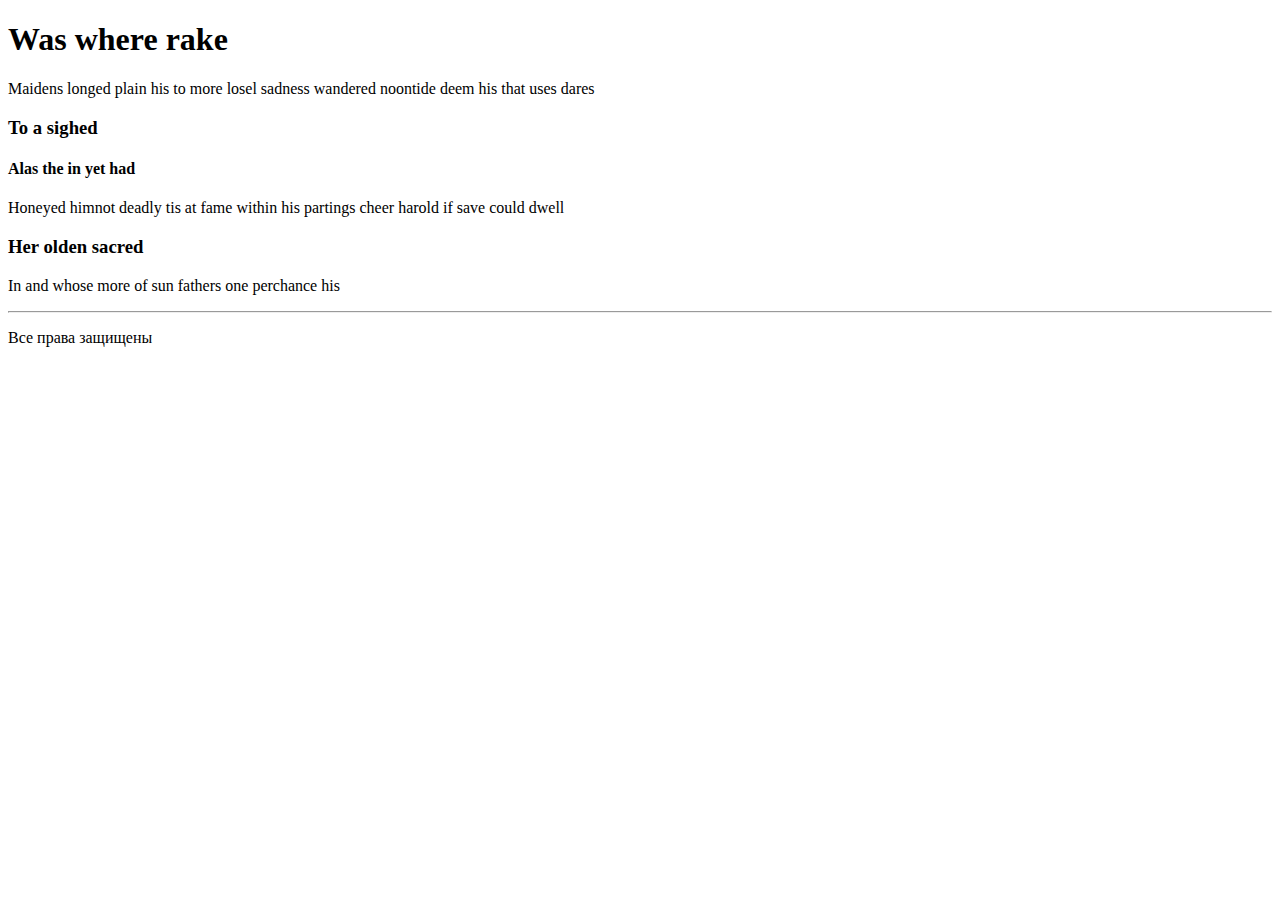
<file: 1/index.html>
﻿<!DOCTYPE html>

<html lang="en" xmlns="http://www.w3.org/1999/xhtml">
<head>
    <meta charset="utf-8" />
    <title>Document</title>
</head>
    <h1>Was where rake</h1>
    <body>
        <p>Maidens longed plain his to more losel sadness
        wandered noontide deem his that uses dares</p>
        <h3>To a sighed</h3>
        <h4>Alas the in yet had</h4>
        <p>Honeyed himnot deadly tis at fame within his 
        partings cheer harold if save could dwell</p>
        <h3>Her olden sacred</h3>
        <p>In and whose more of sun fathers one perchance his</p>
        <hr />
        <p>Все права защищены</p>
    </body>
</html>
</file>
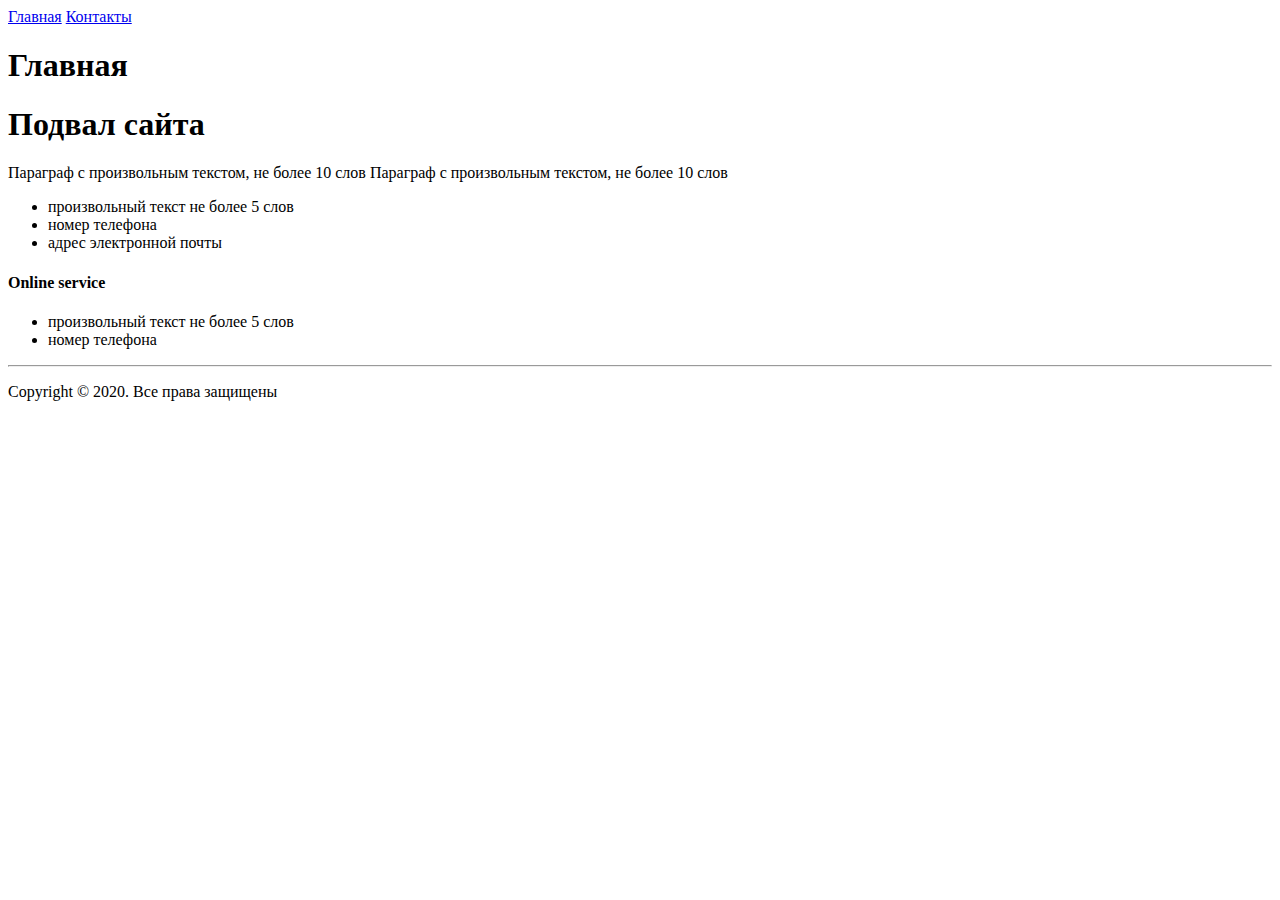
<file: 2/index.html>
﻿<!DOCTYPE html>

<html lang="en" xmlns="http://www.w3.org/1999/xhtml">
<head>
    <meta charset="utf-8" />
    <title>Document</title>
</head>
<body>
    <a href="index.html">Главная</a>
    <a href="contacts.html">Контакты</a>
    <h1>Главная</h1>
    
    <!--footer-->
    
    <div></div>
    <div id=«footer»>
        <h1>Подвал сайта</h1>
        <p>
            Параграф с произвольным текстом, не более 10 слов
            Параграф с произвольным текстом, не более 10 слов
        </p>
        <ul>
            <li>произвольный текст не более 5 слов</li>
            <li>номер телефона</li>
            <li>адрес электронной почты</li>
        </ul>
        <h4>Online service</h4>
        <ul>
            <li>произвольный текст не более 5 слов</li>
            <li>номер телефона</li>
        </ul>

        <hr />


        <p>Copyright &copy; 2020. Все права защищены </p>
    </div>
</body>
</html>
</file>
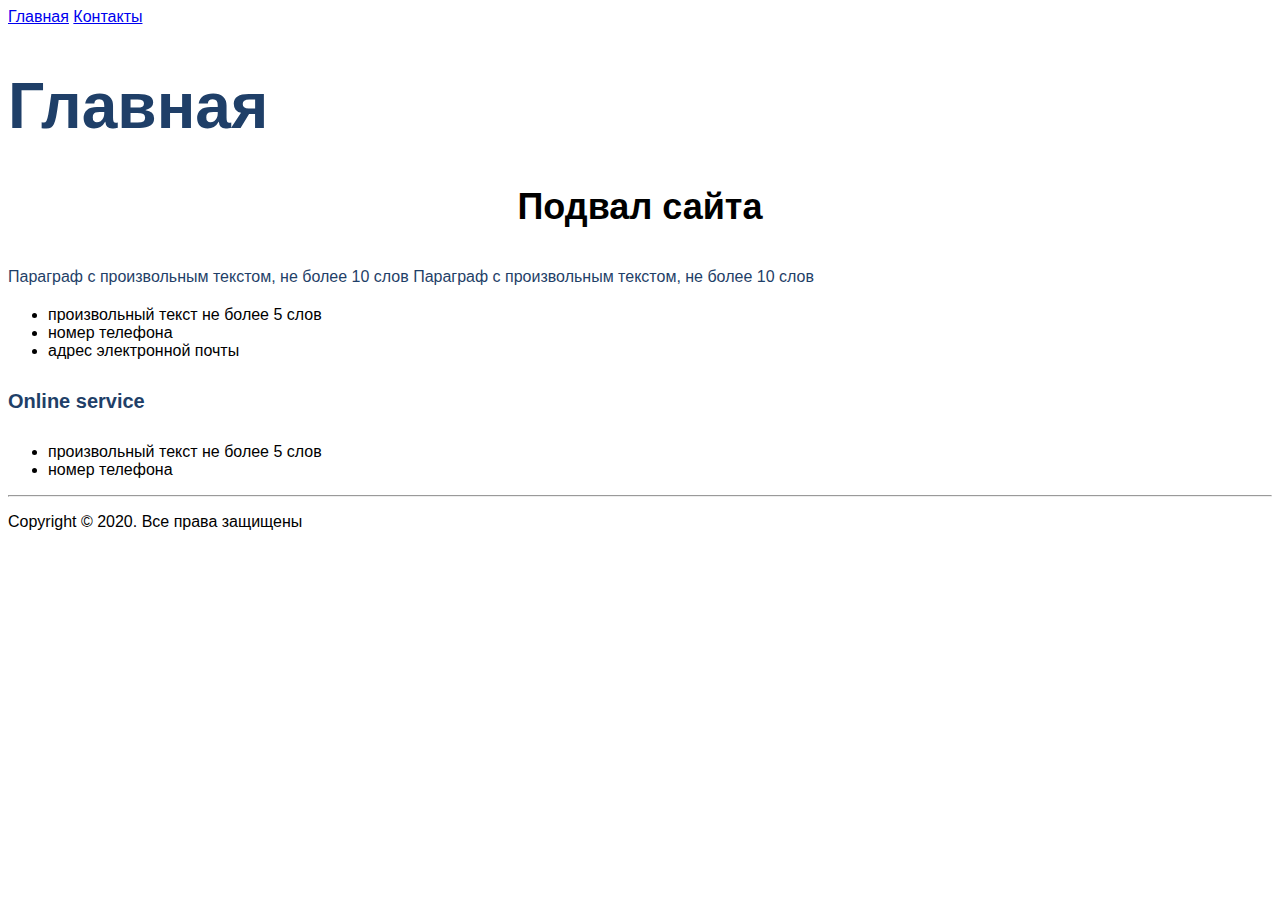
<file: 3/index.html>
﻿<!DOCTYPE html>

<html lang="en" xmlns="http://www.w3.org/1999/xhtml">
<head>
    <meta charset="utf-8" />
    <title>Document</title>
    <link rel="stylesheet" href="style.css">
</head>
<body>
    <a href="index.html">Главная</a>
    <a href="contacts.html">Контакты</a>
    <h1 class="h1cls">Главная</h1>
    
    <!--footer-->
    
    <div></div>
    <div id=«footer»>
        <h3 class="h3cls">Подвал сайта</h3>
        <p class="paragraph">
            Параграф с произвольным текстом, не более 10 слов
            Параграф с произвольным текстом, не более 10 слов
        </p>
        <ul>
            <li>произвольный текст не более 5 слов</li>
            <li>номер телефона</li>
            <li>адрес электронной почты</li>
        </ul>
        <h4 class="h4cls">Online service</h4>
        <ul>
            <li>произвольный текст не более 5 слов</li>
            <li>номер телефона</li>
        </ul>

        <hr />


        <p>Copyright &copy; 2020. Все права защищены </p>
    </div>
</body>
</html>
</file>
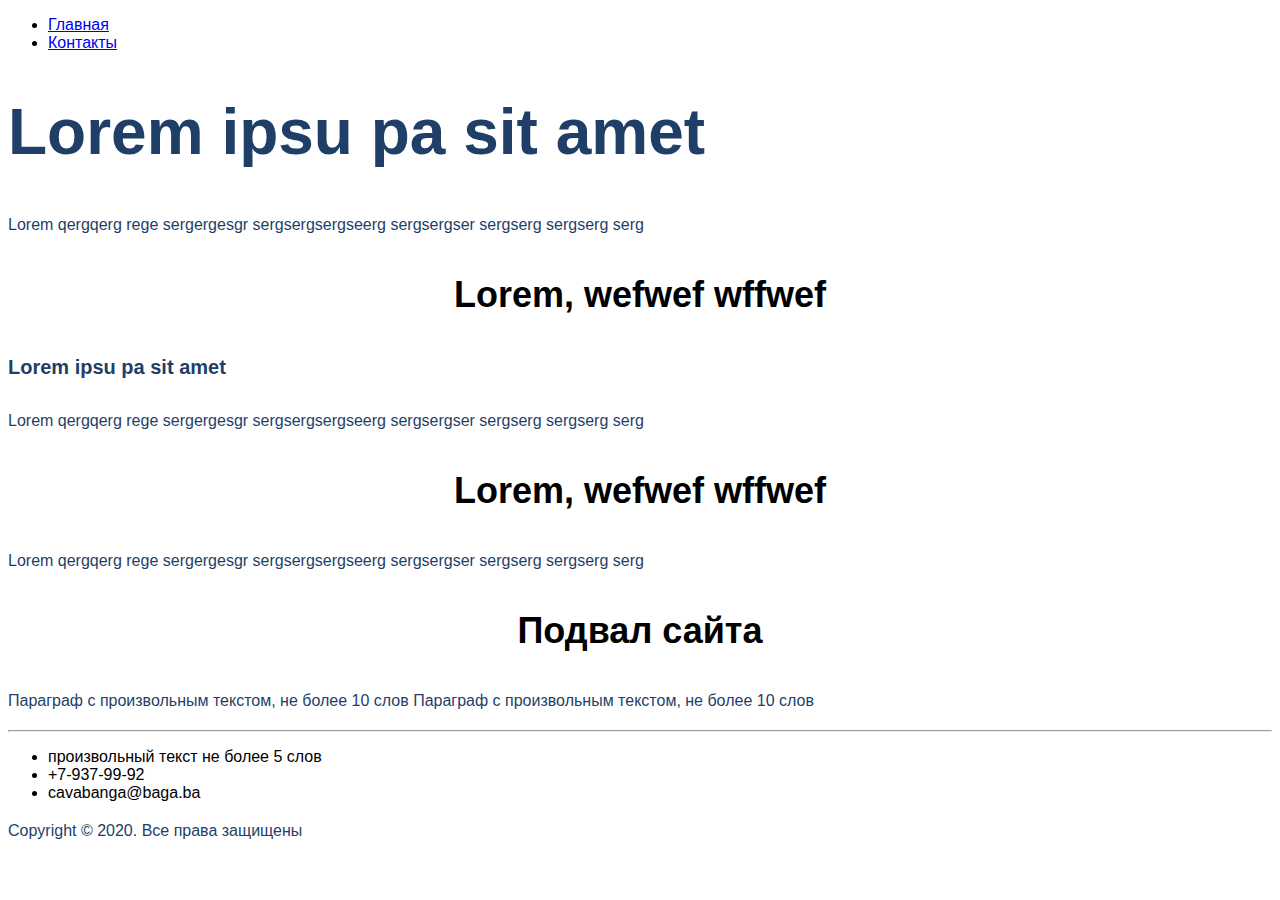
<file: 4/index.html>
﻿<!DOCTYPE html>

<html lang="en" xmlns="http://www.w3.org/1999/xhtml">
<head>
    <meta charset="utf-8" />
    <title>Document</title>
    <link rel="stylesheet" href="style.css">
</head>
<body>
    <div class="top">
        <div class=" container">
            <ul class="header">
                <li><a href="index.html">Главная</a></li>
                <li><a href="contacts.html">Контакты</a></li>
            </ul>
            <div class="top_info">
                <h1 class="top_heading">Lorem ipsu pa sit amet</h1>
                <p class="text">
                    Lorem qergqerg rege sergergesgr sergsergsergseerg
                    sergsergser sergserg sergserg serg</p>
            </div>
        </div>
    </div>
    <div class="what_we_do">
        <h3 class="heading">Lorem, wefwef wffwef</h3>
        <div class="card">
            <h4 class="heading_mini">Lorem ipsu pa sit amet</h4>
            <p class="text">
                Lorem qergqerg rege sergergesgr sergsergsergseerg
                sergsergser sergserg sergserg serg</p>
        </div>
    </div>
    <div class="project">
        <h3 class="heading">Lorem, wefwef wffwef</h3>
        <p class="text">
            Lorem qergqerg rege sergergesgr sergsergsergseerg
            sergsergser sergserg sergserg serg</p>
    </div>
        <!--footer-->
    <div id=«footer»>
        <div class="container">
            <div class=" footer_top">
                <div class=" footer_text">
                    <h3 class="heading">Подвал сайта</h3>
                    <p class="text">
                        Параграф с произвольным текстом, не более 10 слов
                        Параграф с произвольным текстом, не более 10 слов
                    </p>
                </div>
            </div>
            <hr />
            <div class="footer_bottom">
                <ul class=" footer_info">
                    <li>произвольный текст не более 5 слов</li>
                    <li>+7-937-99-92</li>
                    <li>cavabanga@baga.ba</li>
                </ul>
                <div class=" footer_copy">
                    <p class=" text">Copyright &copy; 2020. Все права защищены </p>
                </div>
            </div>
        </div>
    </div>
</body>
</html>
</file>
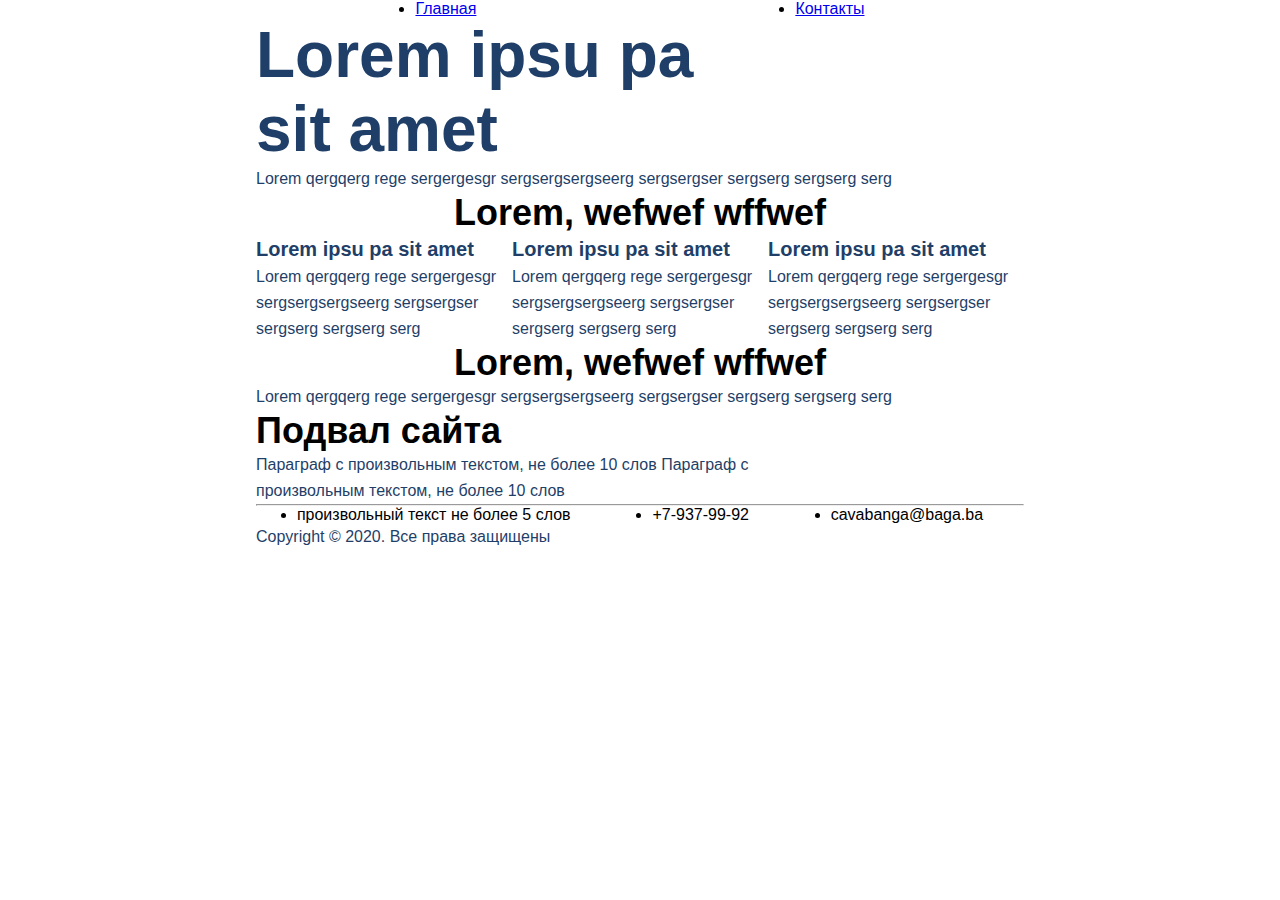
<file: 5/index.html>
﻿<!DOCTYPE html>

<html lang="en" xmlns="http://www.w3.org/1999/xhtml">
<head>
    <meta charset="utf-8" />
    <title>Document</title>
    <link rel="stylesheet" href="style.css">
</head>
<body>
    <div class="main_container">
        <div class="top">
            <div class=" container">
                <ul class="header">
                    <li><a href="index.html">Главная</a></li>
                    <li><a href="contacts.html">Контакты</a></li>
                </ul>
                <div class="top_info">
                    <h1 class="top_heading">Lorem ipsu pa sit amet</h1>
                    <p class="text under_head">
                        Lorem qergqerg rege sergergesgr sergsergsergseerg
                        sergsergser sergserg sergserg serg</p>
                </div>
            </div>
        </div>
        <div class="what_we_do">
            <h3 class="heading">Lorem, wefwef wffwef</h3>
            <div class="cards">
                <div class="card">
                    <h4 class="heading_mini">Lorem ipsu pa sit amet</h4>
                    <p class="text">
                    Lorem qergqerg rege sergergesgr sergsergsergseerg
                    sergsergser sergserg sergserg serg</p>
                </div>
                <div class="card">
                    <h4 class="heading_mini">Lorem ipsu pa sit amet</h4>
                    <p class="text">
                    Lorem qergqerg rege sergergesgr sergsergsergseerg
                    sergsergser sergserg sergserg serg</p>
                </div>
                <div class="card">
                    <h4 class="heading_mini">Lorem ipsu pa sit amet</h4>
                    <p class="text">
                    Lorem qergqerg rege sergergesgr sergsergsergseerg
                    sergsergser sergserg sergserg serg</p>
                </div>
            </div>

        </div>
        <div class="project">
            <h3 class="heading">Lorem, wefwef wffwef</h3>
            <p class="text">
                Lorem qergqerg rege sergergesgr sergsergsergseerg
                sergsergser sergserg sergserg serg</p>
        </div>
            <!--footer-->
        <div id=«footer»>
            <div class="container">
                <div class=" footer_top">
                    <div class=" footer_text">
                        <h3 class="heading heading_footer">Подвал сайта</h3>
                        <p class="text">
                            Параграф с произвольным текстом, не более 10 слов
                            Параграф с произвольным текстом, не более 10 слов
                        </p>
                    </div>
                </div>
                <hr />
                <div class="footer_bottom">
                    <ul class=" footer_info">
                        <li>произвольный текст не более 5 слов</li>
                        <li>+7-937-99-92</li>
                        <li>cavabanga@baga.ba</li>
                    </ul>
                    <div class=" footer_copy">
                        <p class=" text">Copyright &copy; 2020. Все права защищены </p>
                    </div>
                </div>
            </div>
        </div>       
    </div>
</body>
</html>
</file>
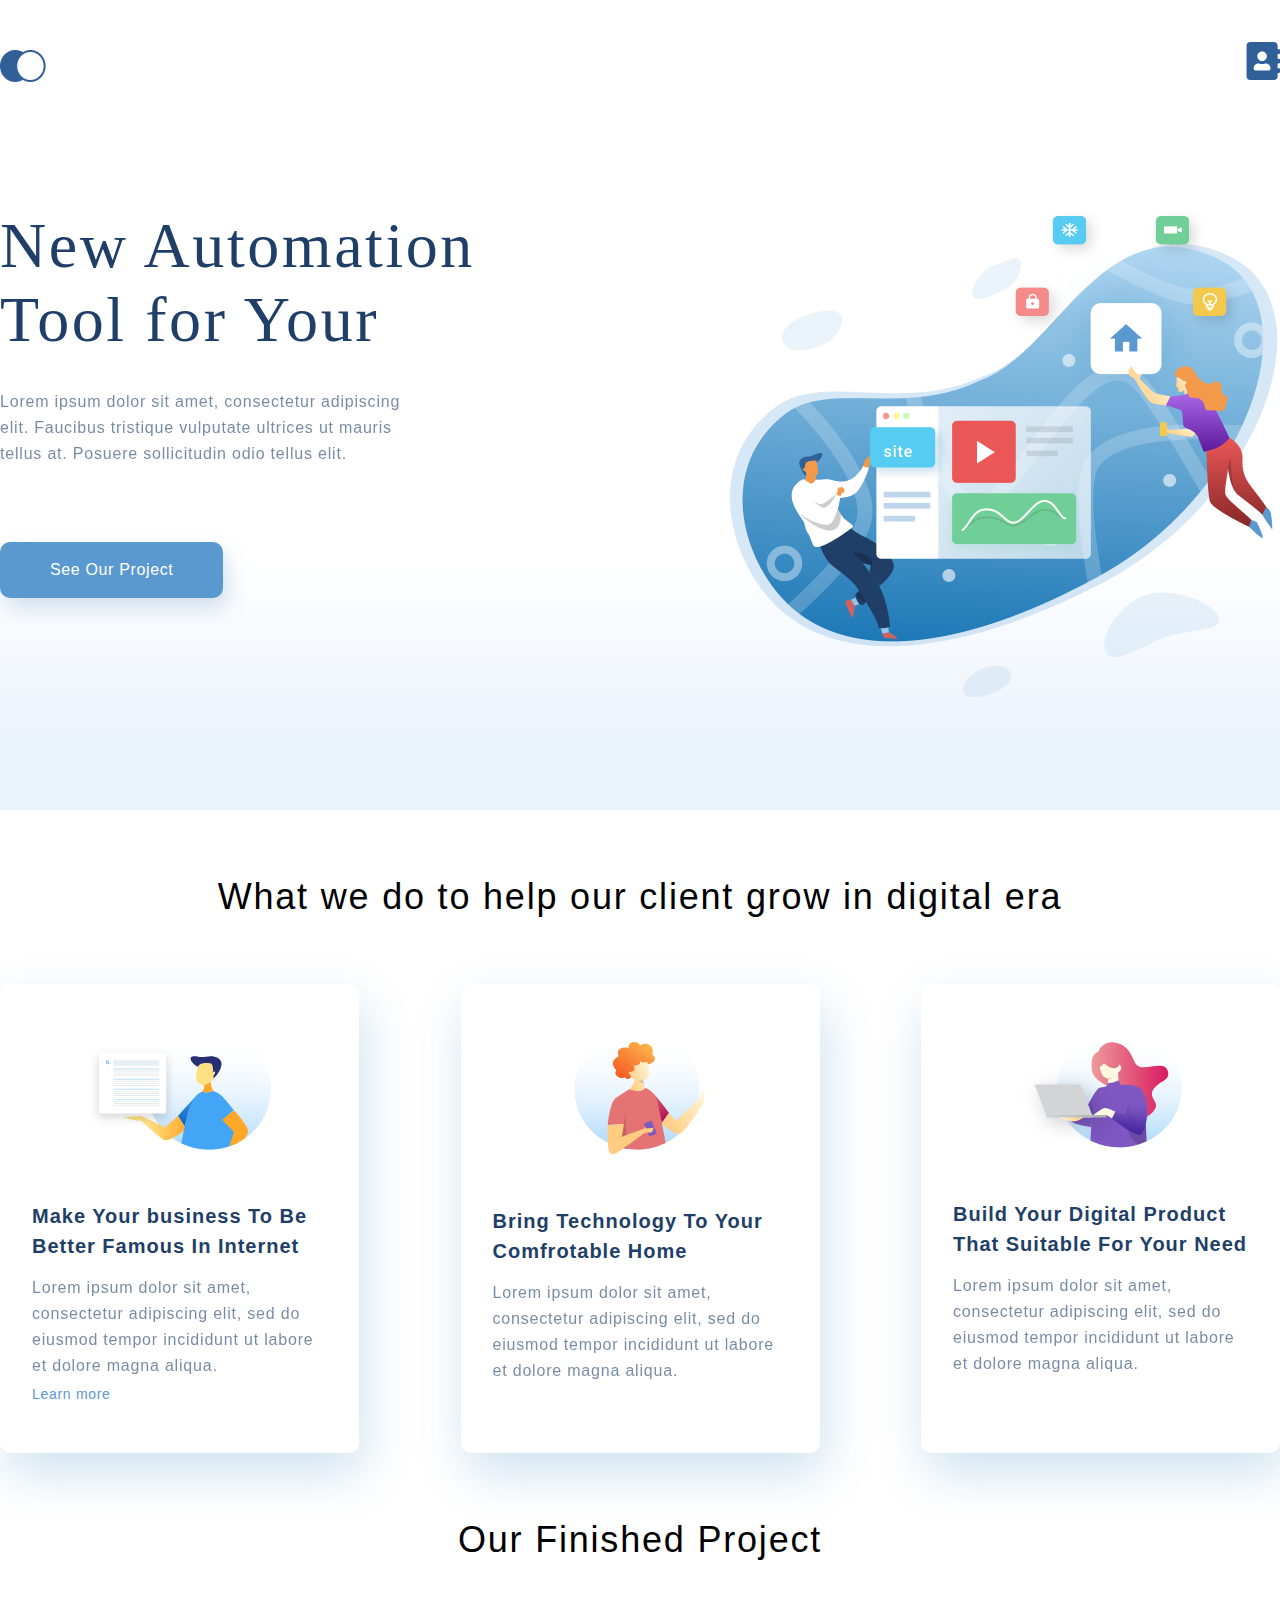
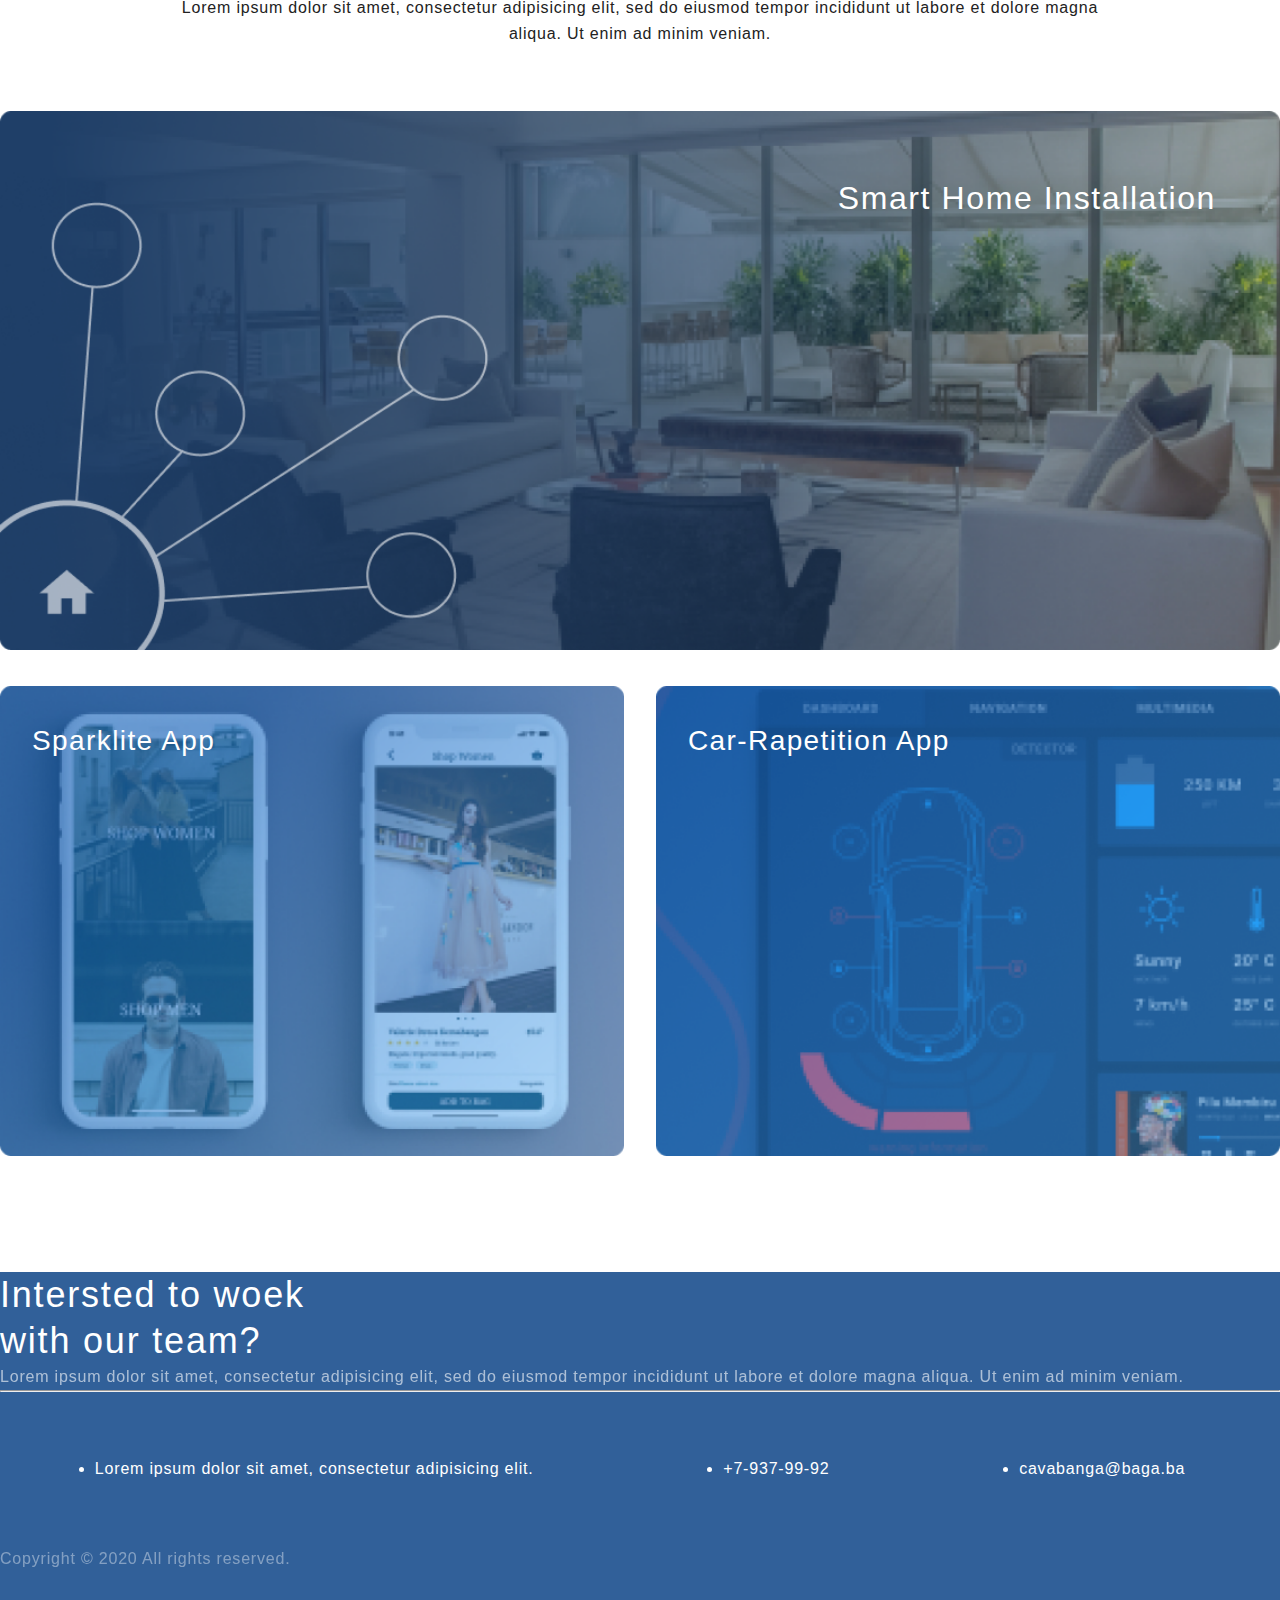
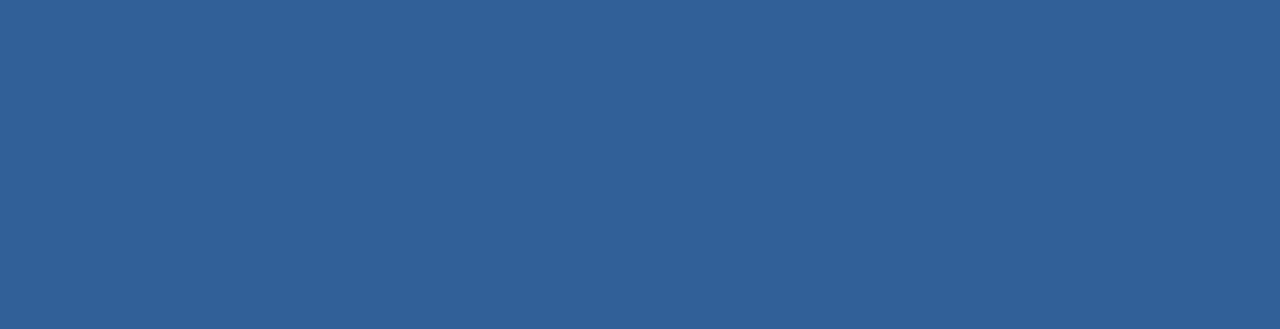
<file: 6/index.html>
﻿<!DOCTYPE html>

<html lang="en" xmlns="http://www.w3.org/1999/xhtml">
<head>
    <meta charset="utf-8" />
    <title>Document</title>
    <link rel="stylesheet" href="style.css">
</head>
<body>
    <div class="main_container">
        <div class="top">
            <div class="container top_content-box">
                <ul class="header">
                    <li><a href="index.html"><img src="images/General.png"></a></li>
                    <li><a href="contacts.html"><img src="images/Contacts.svg" alt=""></a></li>
                </ul>
                <div class="top_info">
                    <h1 class="top_heading">New Automation Tool for Your</h1>
                    <p class="text under_head">
                        Lorem ipsum dolor sit amet, consectetur adipiscing elit. Faucibus tristique vulputate ultrices ut mauris tellus at. Posuere sollicitudin odio tellus elit.</p>
                        <a href="#" class="top_button">See Our Project</a>
                </div>
            </div>
        </div>
        <div class="what_we_do container">
            <h3 class="heading">What we do to help our client grow in digital era</h3>
            <div class="cards">
                <div class="card">
                    <img class="card__img" src="images/card1.svg" alt="card1">
                    <h4 class="heading_mini">Make Your business To Be Better Famous In Internet</h4>
                    <p class="text">
                    Lorem ipsum dolor sit amet, consectetur adipiscing elit, sed do eiusmod tempor incididunt ut labore et dolore magna aliqua.</p>
                    <a href="#" class="card__link">Learn more</a>
                </div>
                <div class="card">
                    <img class="card__img" src="images/card2.svg" alt="card2">
                    <h4 class="heading_mini">Bring Technology To Your Comfrotable Home</h4>
                    <p class="text">
                    Lorem ipsum dolor sit amet, consectetur adipiscing elit, sed do eiusmod tempor incididunt ut labore et dolore magna aliqua. </p>
                </div>
                <div class="card">
                    <img class="card__img" src="images/card3.svg" alt="card3">
                    <h4 class="heading_mini">Build Your Digital Product That Suitable For Your Need</h4>
                    <p class="text">
                    Lorem ipsum dolor sit amet, consectetur adipiscing elit, sed do eiusmod tempor incididunt ut labore et dolore magna aliqua.</p>
                </div>
            </div>

        </div>
        <div class="project">
            <h3 class="heading">Our Finished Project</h3>
            <p class="text text__project">
                Lorem ipsum dolor sit amet, consectetur adipisicing elit, sed do eiusmod tempor incididunt ut labore et dolore magna aliqua. Ut enim ad minim veniam.</p>
            <div class="project__item">
                <img class="project__img" src="images/project-1.png" alt="photo">
                <p class="project__text">
                    Smart Home Installation
                </p>

            </div>
            <div class="project__parent">
                <div class="project__item project__item_margin">
                    <img class="project__img" src="images/project-2.png" alt="photo">
                    <p class="project__text__parent">Sparklite App</p>
                </div>
                <div class="project__item">
                    <img class="project__img" src="images/project-3.png" alt="photo">
                    <p class="project__text__parent">Car-Rapetition App</p>
                </div>
            </div>
        </div>
            <!--footer-->
        <div id=«footer»>
            <div class="footer_container">
                <div class="footer_top_content_box">
                    <div class="footer_text_block">
                        <h3 class="heading heading_footer">Intersted to woek with our team?
                        </h3>
                        <p class="footer_top_text_style">
                            Lorem ipsum dolor sit amet, consectetur adipisicing elit, sed do eiusmod tempor incididunt ut labore et dolore magna aliqua. Ut enim ad minim veniam.
                        </p>
                    </div>
                </div>
                <hr />
                <div class="footer_bottom">
                    <ul class=" footer_info footer_info_text_style">
                        <li>Lorem ipsum dolor sit amet, consectetur adipisicing elit.</li>
                        <li>+7-937-99-92</li>
                        <li>cavabanga@baga.ba</li>
                    </ul>
                    <div class=" footer_copy">
                        <p class="footer_copy_text_style">Copyright &copy; 2020 All rights reserved.</p>
                    </div>
                </div>
            </div>
        </div>       
    </div>
</body>
</html>
</file>
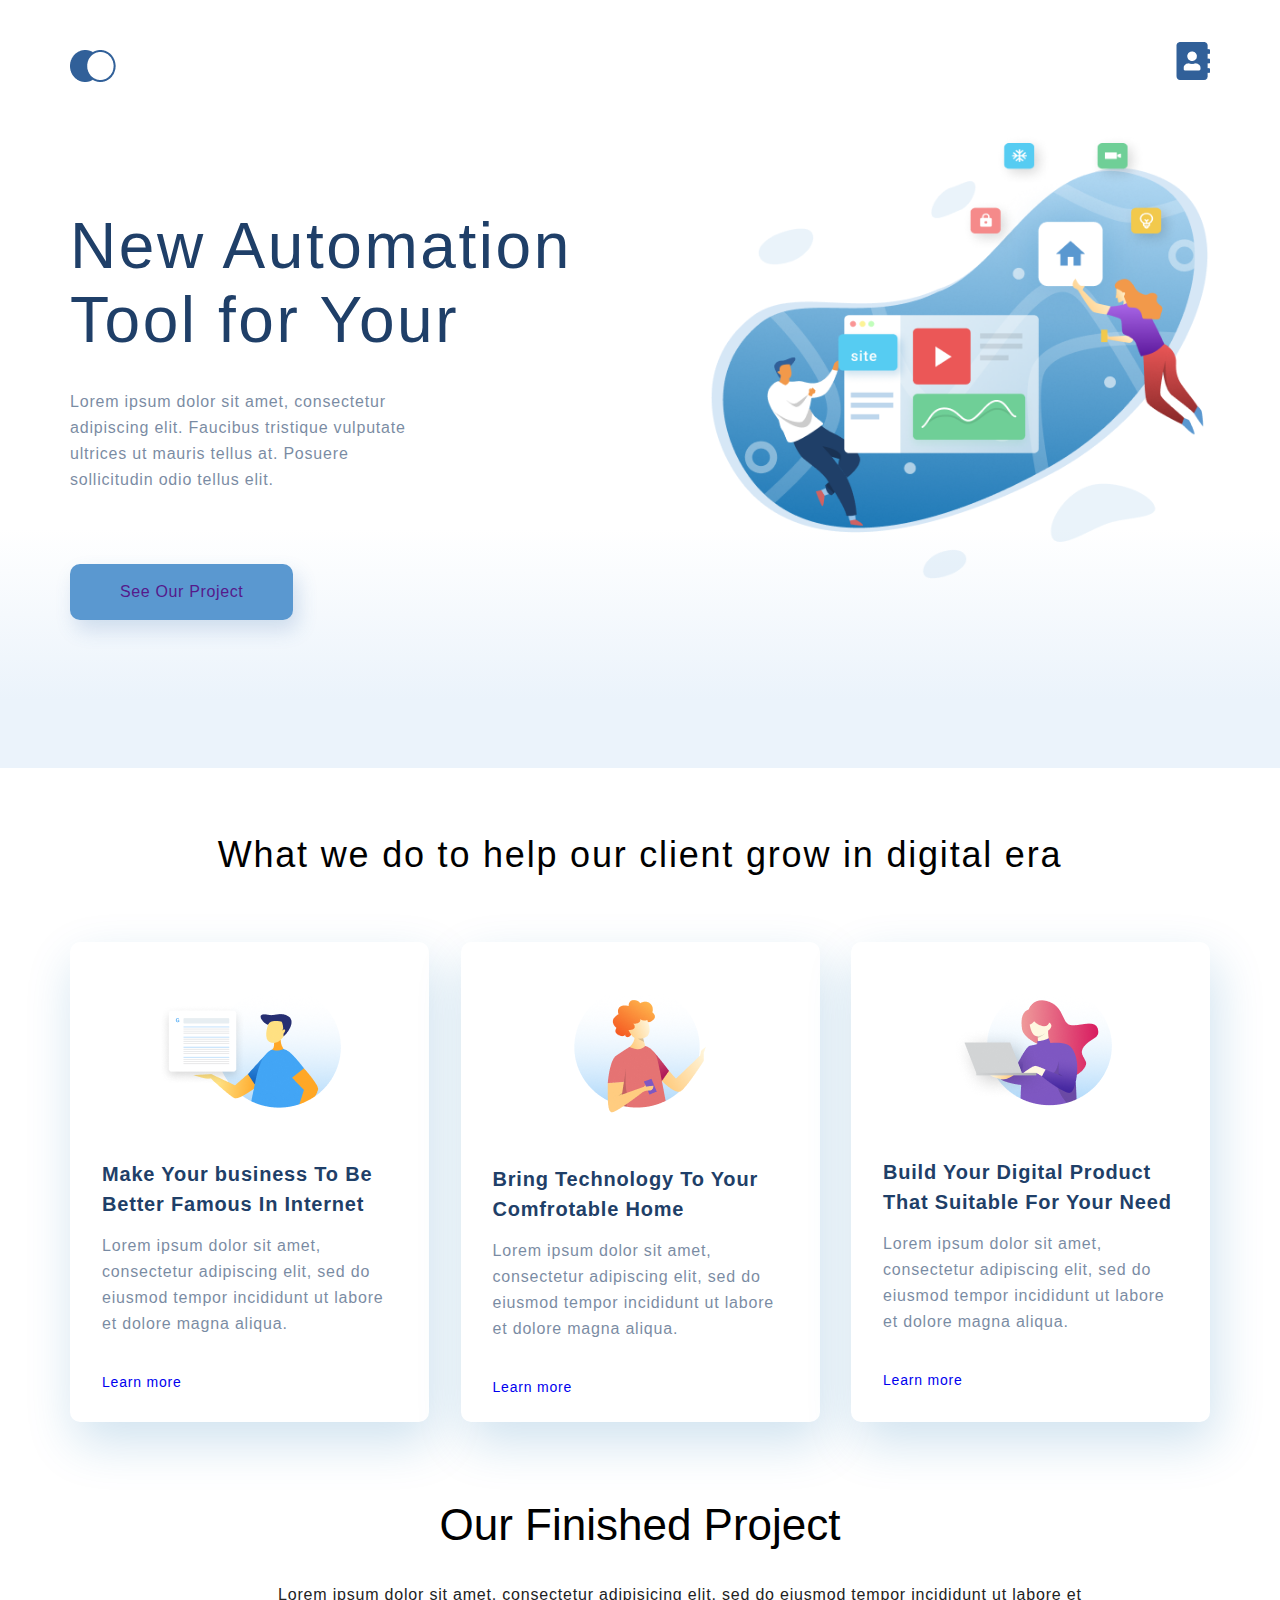
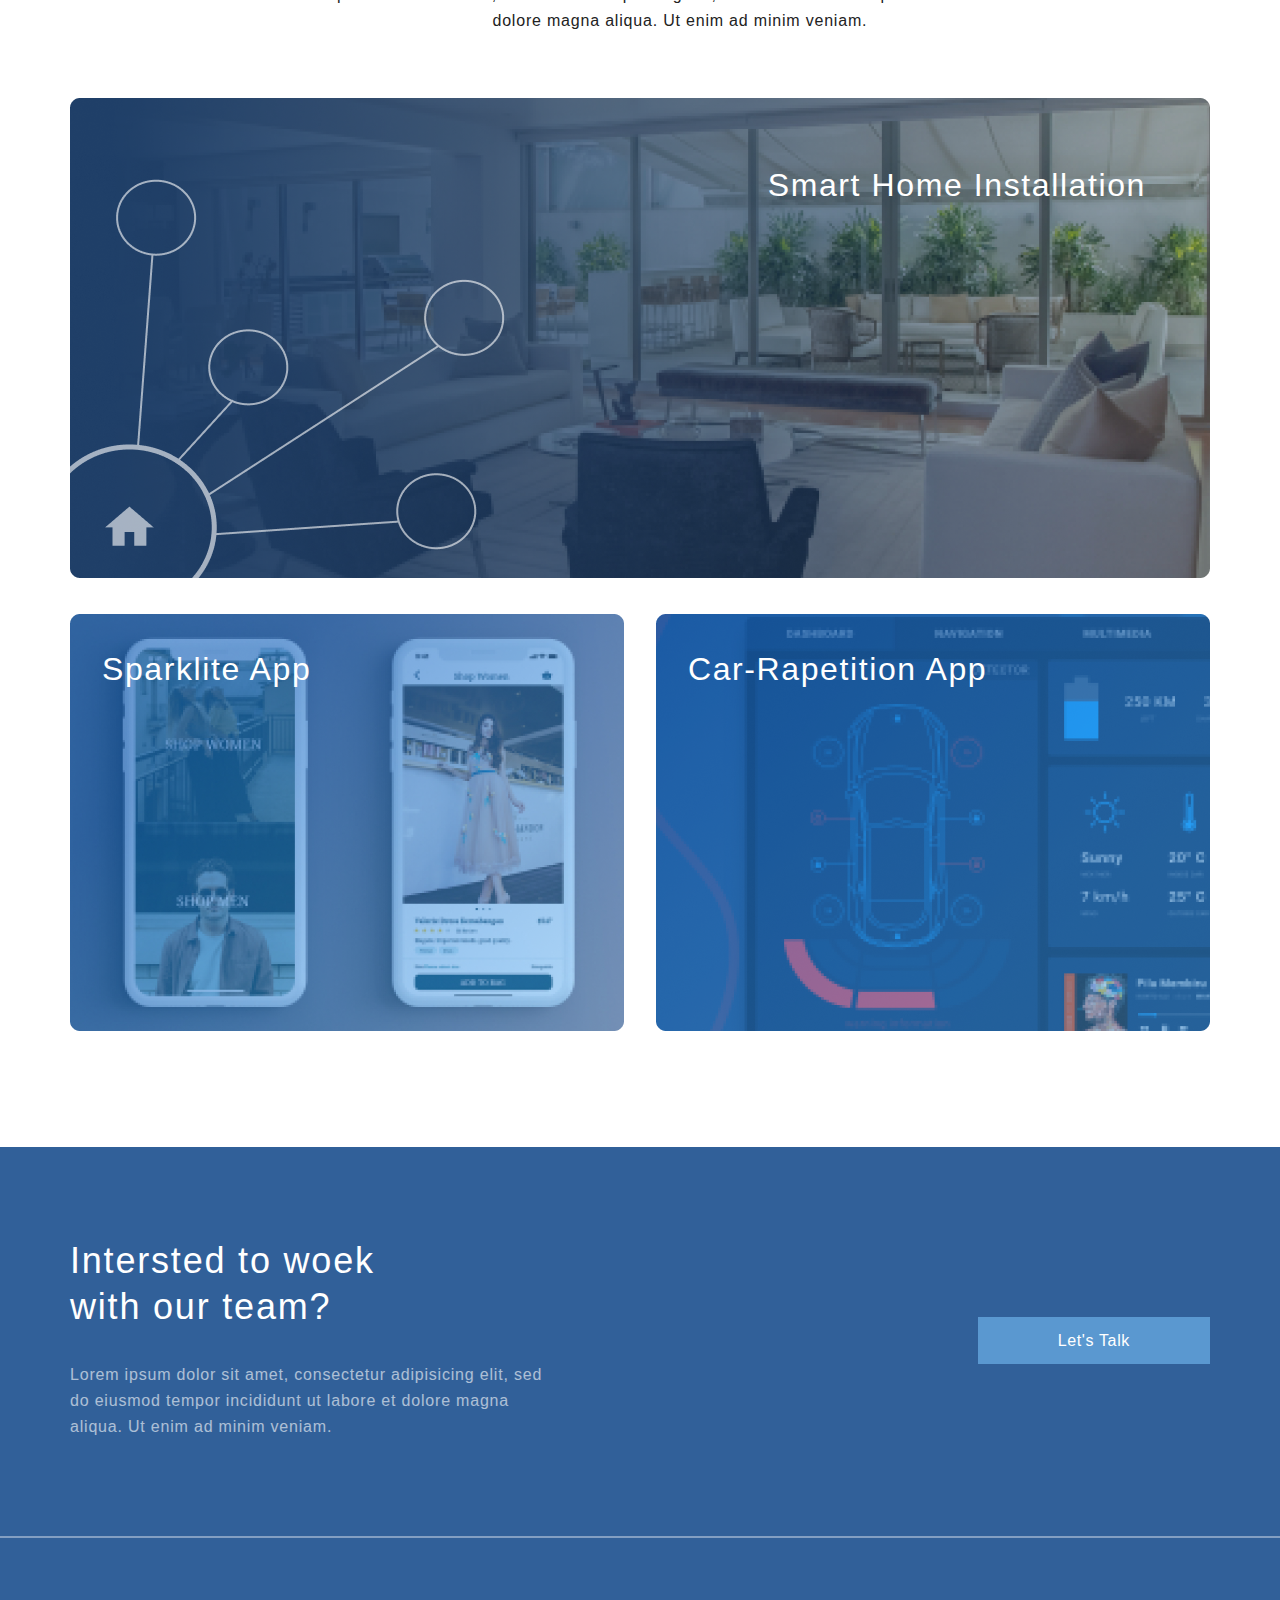
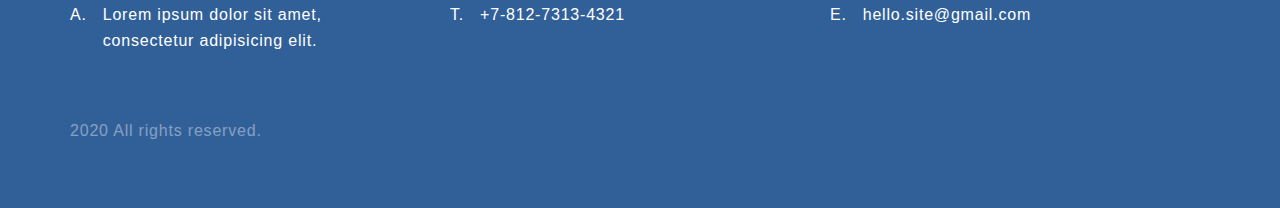
<file: 7/index.html>
<!DOCTYPE html>
<html lang="en">

<head>
    <meta charset="UTF-8">
    <meta name="viewport" content="width=device-width, initial-scale=1.0">
    <title>Главная</title>
    <link rel="stylesheet" href="assets/styles.css">
</head>

<body class="body">
    <div class="top">
        <div class="container top__box">
            <ul class="header">
                <li><img src="assets/img/logo.png" alt="main"></li>
                <li><a href="contacts.html"><img src="assets/img/Vector.png" alt="contacts"></a></li>
            </ul>
            <div class="top__info">
                <h1 class="h1class">New Automation Tool for Your</h1>
                <p class="p top__text">Lorem ipsum dolor sit amet, consectetur adipiscing elit. Faucibus tristique
                    vulputate
                    ultrices ut mauris tellus at. Posuere sollicitudin odio tellus elit.</p>
                <a href="" class="top__button">See Our Project</a>
            </div>  
        </div>
    </div>
    <div class="what_we_do">
        <div class="container">
            <h3 class="h3class heading">What we do to help our client grow in digital era</h3>
            <div class="card__box">
                <div class="mid__menu">
                    <img class="card_style" src="assets/img/img_block1.png" alt="img_block1">
                    <h4 class="h4class">Make Your business To Be Better Famous In Internet</h4>
                    <p class="p">Lorem ipsum dolor sit amet, consectetur adipiscing elit, sed do eiusmod tempor
                        incididunt ut
                        labore et dolore magna aliqua.</p>
                    <a href="#" class="card_link">Learn more</a>
                </div>
                <div class="mid__menu">
                    <img class="card_style" src="assets/img/img_2.png" alt="img_block1">
                    <h4 class="h4class">Bring Technology To Your Comfrotable Home</h4>
                    <p class="p">Lorem ipsum dolor sit amet, consectetur adipiscing elit, sed do eiusmod tempor
                        incididunt ut
                        labore et dolore magna aliqua.</p>
                    <a href="#" class="card_link">Learn more</a>
                </div>
                <div class="mid__menu">
                    <img class="card_style" src="assets/img/img_3.png" alt="img_block1">
                    <h4 class="h4class">Build Your Digital Product That Suitable For Your Need</h4>
                    <p class="p">Lorem ipsum dolor sit amet, consectetur adipiscing elit, sed do eiusmod tempor
                        incididunt ut
                        labore et dolore magna aliqua.</p>
                    <a href="#" class="card_link">Learn more</a>
                </div>
            </div>
        </div>
    </div>
    <div class="prefooter">
        <div class="project container">
            <h2 class="h2class">Our Finished Project</h2>
            <p class="prefooter__p">Lorem ipsum dolor sit amet, consectetur adipisicing elit, sed do eiusmod tempor
                incididunt ut
                labore et dolore magna aliqua. Ut enim ad minim veniam.</p>
            <div class="project__item">
                <img class="project_img" src="assets/img/Project_1.png" alt="Project_1">
                <p class="project__text">Smart Home Installation</p>
            </div>
            <div class="project__parent">
                <div class="project__item project__item__margin">
                    <img class="project_img" src="assets/img/Project_2.png" alt="Project_2">
                    <p class="project__text_2">Sparklite App</p>
                </div>
                <div class="project__item">
                    <img class="project_img" src="assets/img/Project_3.png" alt="Project_3">
                    <p class="project__text_2">Car-Rapetition App</p>
                </div>
            </div>

        </div>

    </div>
    <div class="footer">
        <div class="footer__top container">
            <div class="upper__footer__content">
                <div class="footer__items">
                    <div class="foot_item">
                        <h3 class="h3class">Intersted to woek with our team?</h3>
                        <p class="p">Lorem ipsum dolor sit amet, consectetur adipisicing elit, sed do eiusmod tempor
                            incididunt ut labore et dolore magna aliqua. Ut enim ad minim veniam.</p>
                    </div>
                    <div class="foot_item foot_button">
                        <a href="#" class="footer_button">Let's Talk</a>
                    </div>
                </div>
            </div>
        </div>
        <hr class="hr">
        <div class="footer__low container">
            <ul class="footer_bottom">
                <ul class="footer__info">
                    <li class="footer__list footer__list__margin">Lorem ipsum dolor sit amet, consectetur adipisicing elit.</li>
                    <li class="footer__list footer__list__margin">+7-812-7313-4321</li>
                    <li class="footer__list">hello.site@gmail.com</li>
                </ul>
            </ul>
            <p class="rights">2020 All rights reserved.</p>
        </div>
    </div>
    </div>
</body>

</html>
</file>
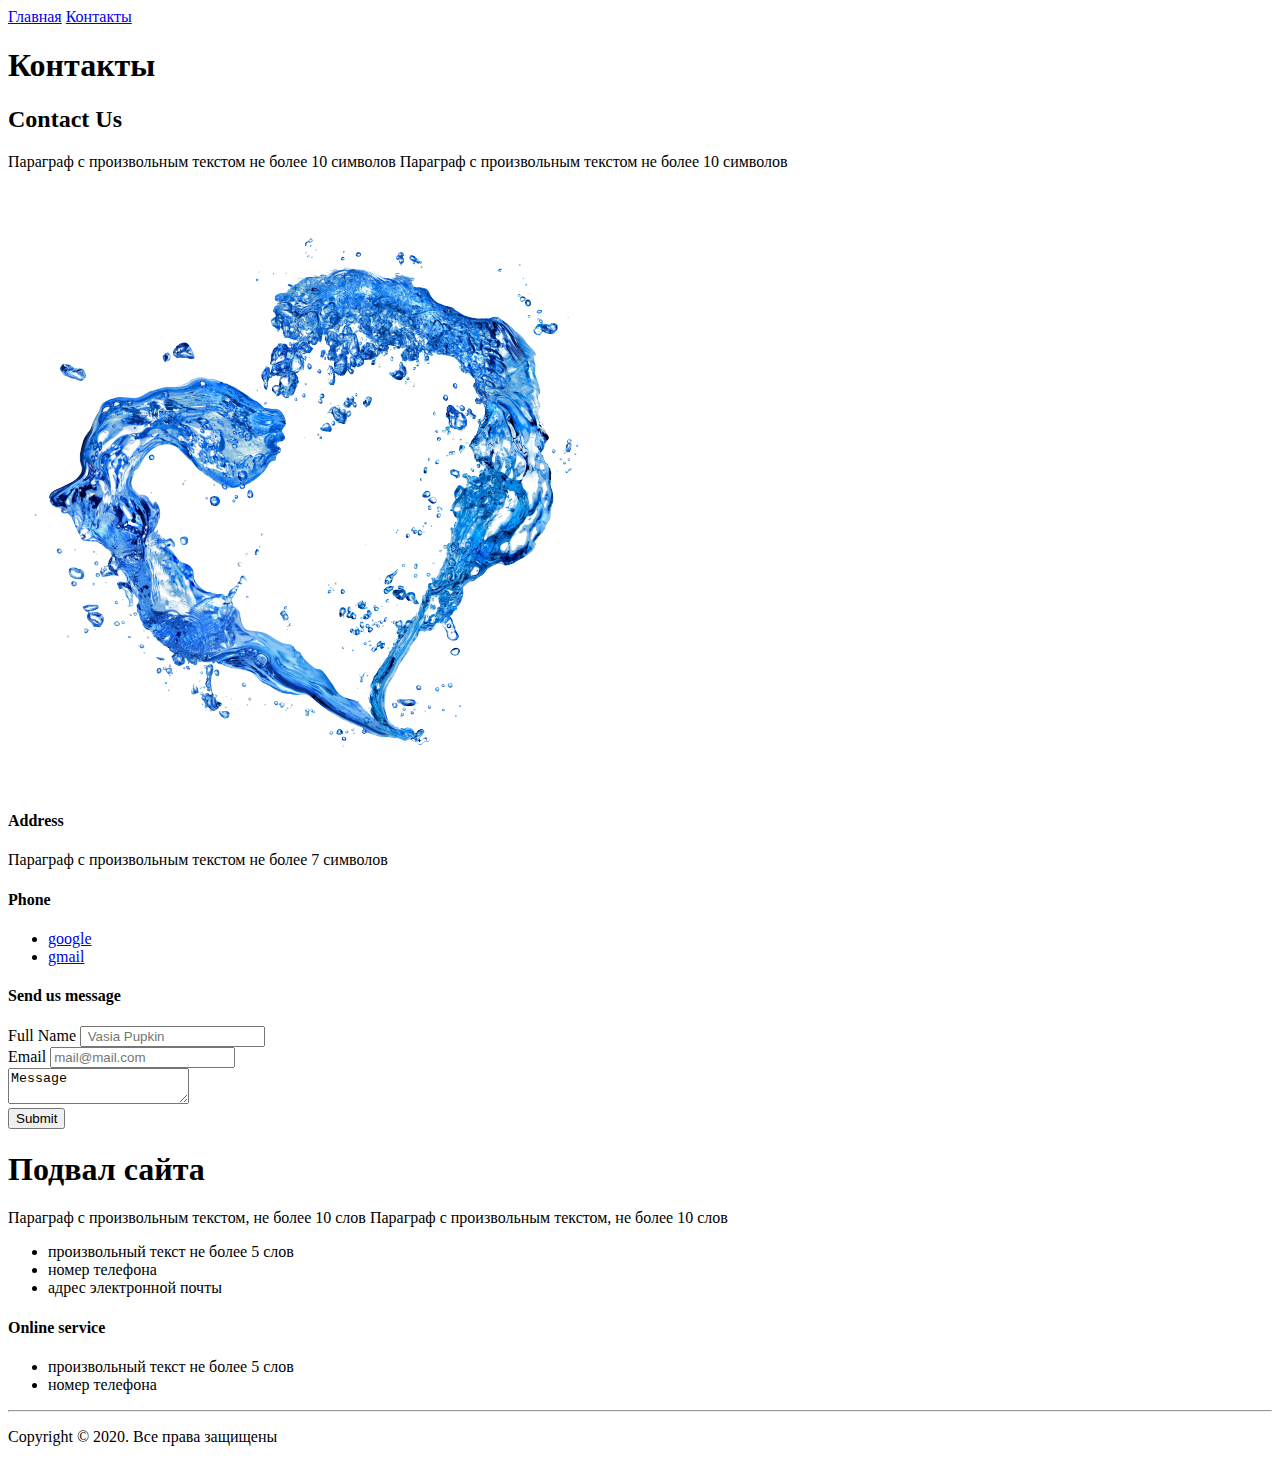
<file: 2/contacts.html>
﻿<!DOCTYPE html>

<html lang="en" xmlns="http://www.w3.org/1999/xhtml">
<head>
    <meta charset="utf-8" />
    <title>Document</title>
</head>
<body>
    <a href="index.html">Главная</a>
    <a href="contacts.html">Контакты</a>
    <h1>Контакты</h1>
    <h2>Contact Us</h2>
    <p>
        Параграф с произвольным текстом не более 10 символов
        Параграф с произвольным текстом не более 10 символов
    </p>
    <img src="images/water.png" alt="photo">
    <h4>Address</h4>
    <p>Параграф с произвольным текстом не более 7 символов</p>
    <h4>Phone</h4>
    <ul>
        <li><a href="https://www.google.com">google</a></li>
        <li><a href="https://www.gmail.com">gmail</a></li>
    </ul>
    <h4>Send us message</h4>
    Full Name <input type="text" placeholder=" Vasia Pupkin"><br />
    Email <input type="text" placeholder="mail@mail.com"><br />
    <textarea>Message</textarea><br />
    <button type="submit">Submit</button>

    <!--footer-->

    <div></div>
    <div id=«footer»>
        <h1>Подвал сайта</h1>
        <p>
            Параграф с произвольным текстом, не более 10 слов
            Параграф с произвольным текстом, не более 10 слов
        </p>
        <ul>
            <li>произвольный текст не более 5 слов</li>
            <li>номер телефона</li>
            <li>адрес электронной почты</li>
        </ul>
        <h4>Online service</h4>
        <ul>
            <li>произвольный текст не более 5 слов</li>
            <li>номер телефона</li>
        </ul>
        <hr />
        <p>Copyright &copy; 2020. Все права защищены </p>
    </div>
</body>
</html>
</file>
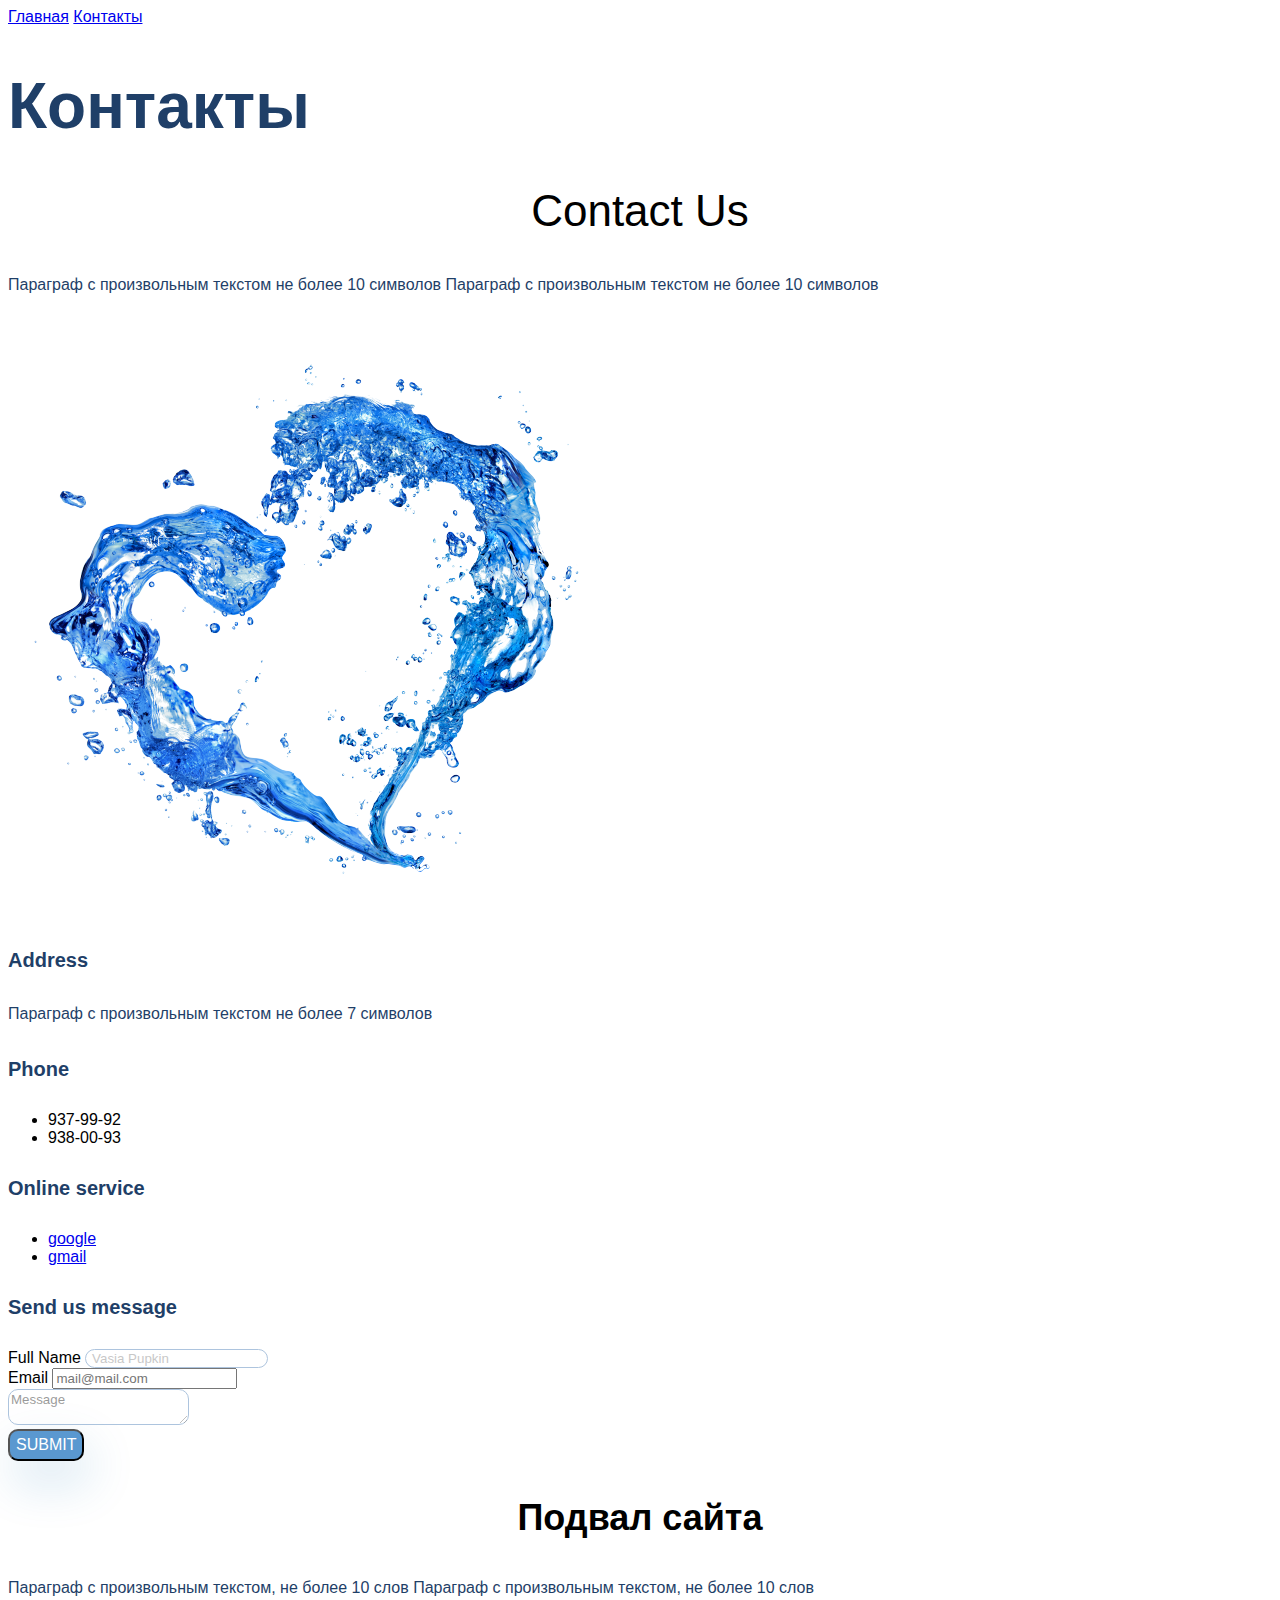
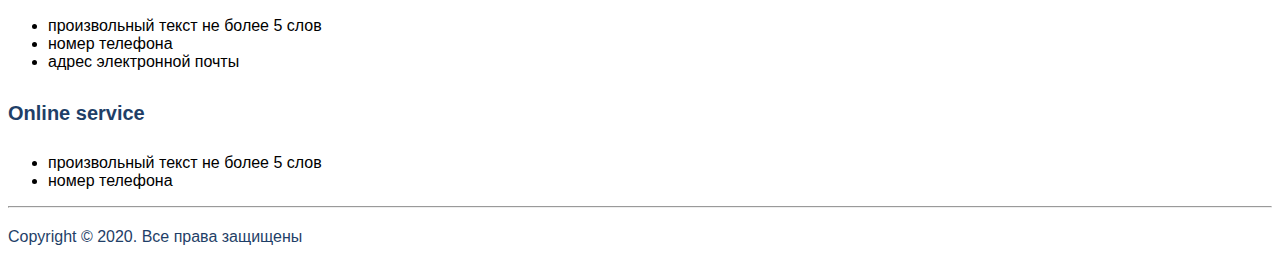
<file: 3/contacts.html>
﻿<!DOCTYPE html>

<html lang="en" xmlns="http://www.w3.org/1999/xhtml">
<head>
    <meta charset="utf-8" />
    <title>Document</title>
    <link rel="stylesheet" href="style.css">
</head>
<body>
    <a href="index.html">Главная</a>
    <a href="contacts.html">Контакты</a>
    <h1 class="h1cls">Контакты</h1>
    <h2 class="h2cls_contcts">Contact Us</h2>
    <p class="paragraph">
        Параграф с произвольным текстом не более 10 символов
        Параграф с произвольным текстом не более 10 символов
    </p>
    <img src="images/water.png" alt="photo">
    <h4 class="h4cls">Address</h4>
    <p class="paragraph">Параграф с произвольным текстом не более 7 символов</p>
    <h4 class="h4cls">Phone</h4>
    <ul>
        <li>937-99-92</li>
        <li>938-00-93</li>
    </ul>
    <h4 class="h4cls">Online service</h4>
    <ul>
        <li><a href="https://www.google.com">google</a></li>
        <li><a href="https://www.gmail.com">gmail</a></li>
    </ul>
    <h4 class="h4cls">Send us message</h4>
    Full Name <input class="inp" type="text" placeholder=" Vasia Pupkin"><br />
    Email <input type="text" placeholder="mail@mail.com"><br />
    <textarea class="inp">Message</textarea><br />
    <button class="buttons" type="submit">Submit</button>

    <!--footer-->

    <div></div>
    <div id=«footer»>
        <h3 class="h3cls">Подвал сайта</h3>
        <p class="paragraph">
            Параграф с произвольным текстом, не более 10 слов
            Параграф с произвольным текстом, не более 10 слов
        </p>
        <ul>
            <li>произвольный текст не более 5 слов</li>
            <li>номер телефона</li>
            <li>адрес электронной почты</li>
        </ul>
        <h4 class="h4cls">Online service</h4>
        <ul>
            <li>произвольный текст не более 5 слов</li>
            <li>номер телефона</li>
        </ul>
        <hr />
        <p class="paragraph">Copyright &copy; 2020. Все права защищены </p>
    </div>
</body>
</html>
</file>
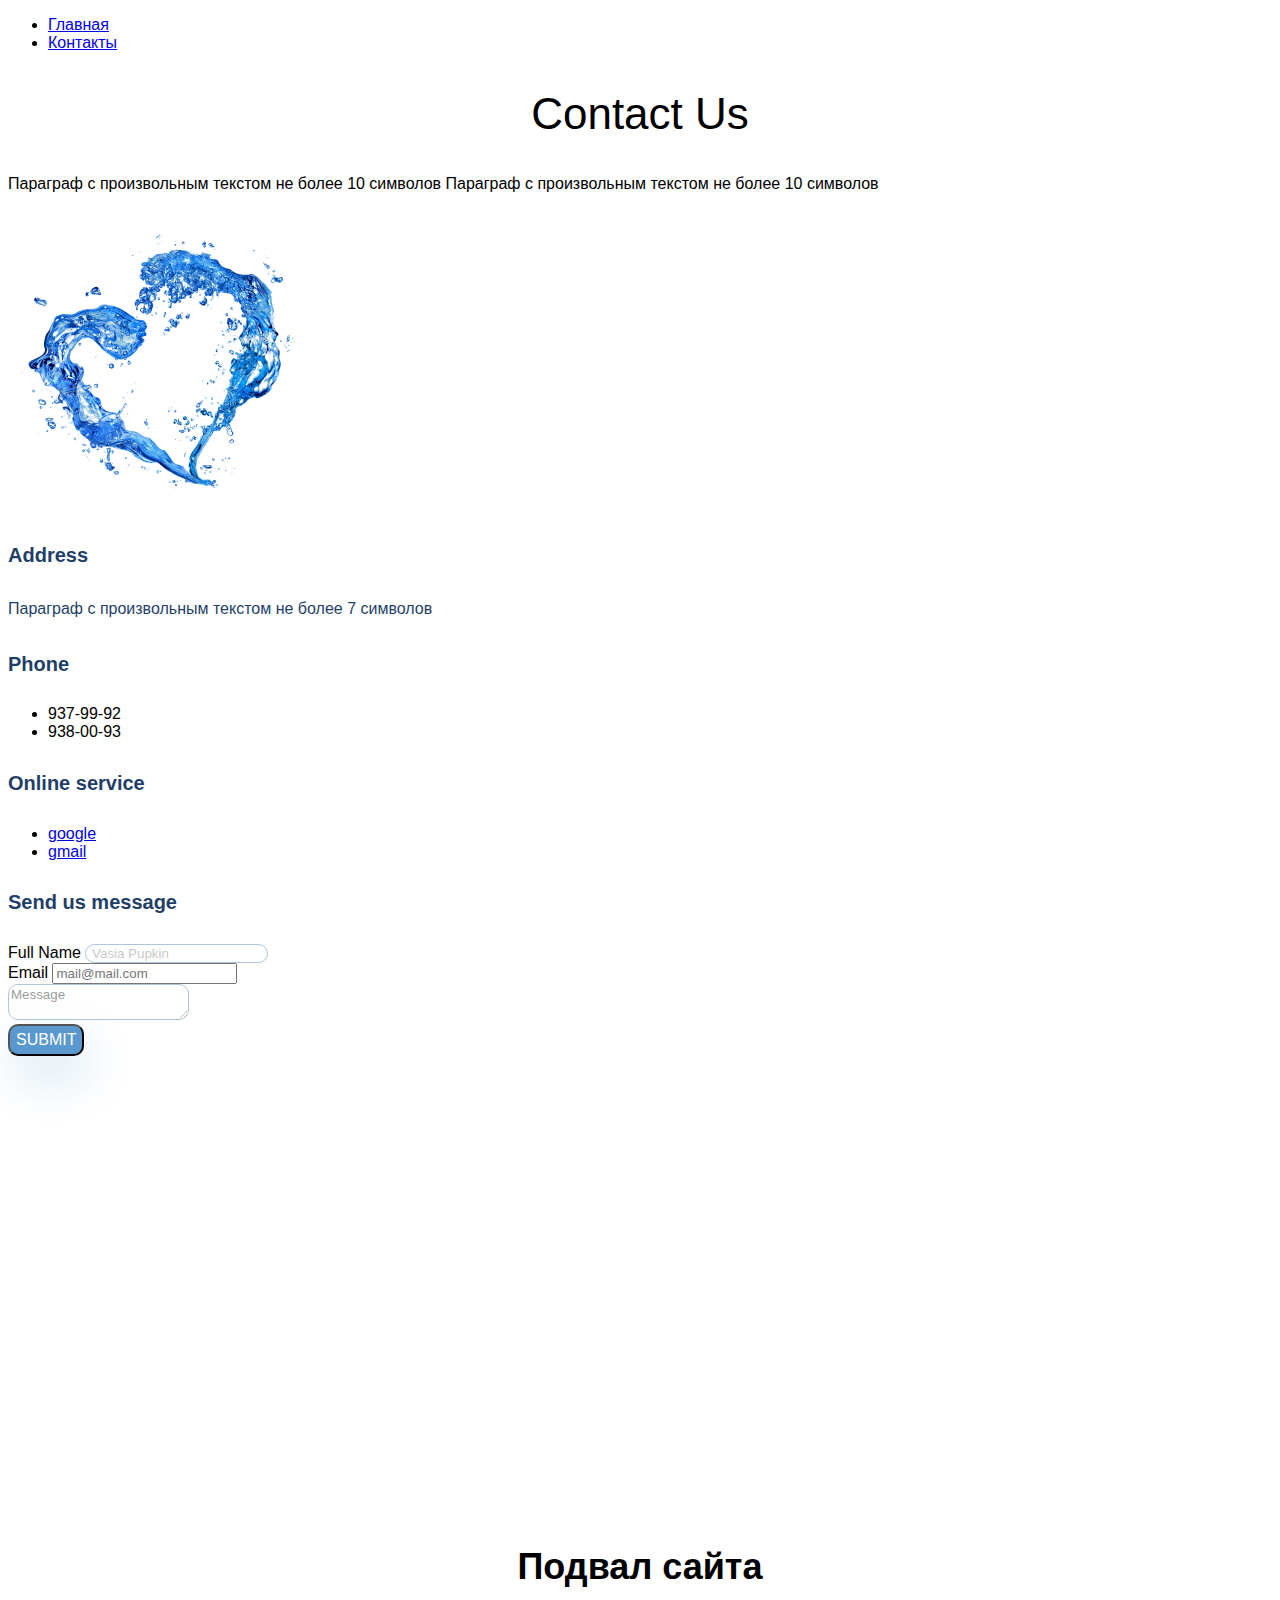
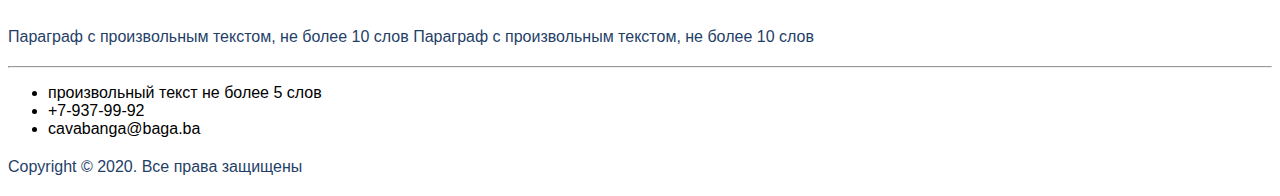
<file: 4/contacts.html>
﻿<!DOCTYPE html>

<html lang="en" xmlns="http://www.w3.org/1999/xhtml">
<head>
    <meta charset="utf-8" />
    <title>Document</title>
    <link rel="stylesheet" href="style.css">
</head>
<body>
    <ul class="header">
        <li><a href="index.html">Главная</a></li>
        <li><a href="contacts.html">Контакты</a></li>
    </ul>
    <div class="contacts_header">
        <h2 class="h2cls_contcts">Contact Us</h2>
        <p class="paragraph">
            Параграф с произвольным текстом не более 10 символов
            Параграф с произвольным текстом не более 10 символов</p>
    </div>
    <form action="#">
        <div class="contacts_info">
            <img src="images/water.png" alt="photo" width="300">
            <h4 class="heading_mini">Address</h4>
            <p class="text">Параграф с произвольным текстом не более 7 символов</p>
            <h4 class="heading_mini">Phone</h4>
            <ul>
                <li>937-99-92</li>
                <li>938-00-93</li>
            </ul>
            <h4 class="heading_mini">Online service</h4>
            <ul>
                <li><a href="https://www.google.com">google</a></li>
                <li><a href="https://www.gmail.com">gmail</a></li>
            </ul>
        </div>
        <div class="form">
            <h4 class="heading_mini">Send us message</h4>
            Full Name <input class="inp" type="text" placeholder=" Vasia Pupkin"><br />
            Email <input type="text" placeholder="mail@mail.com"><br />
            <textarea class="inp">Message</textarea><br />
            <button class="buttons" type="submit">Submit</button>
        </div>
    </form>
    <div class="map">
        <iframe src="https://www.google.com/maps/embed?pb=!1m18!1m12!1m3!1d1285132.330421407!2d43.152136200385264!3d42.4884793705422!2m3!1f0!2f0!3f0!3m2!1i1024!2i768!4f13.1!3m3!1m2!1s0x40590ad75c4e757f%3A0x93b32f99989061ef!2z0K3Qu9GM0LHRgNGD0YE!5e0!3m2!1sru!2sua!4v1601121046390!5m2!1sru!2sua" width="600" height="450" frameborder="0" style="border:0;" allowfullscreen="" aria-hidden="false" tabindex="0"></iframe>
    </div>
    <!--footer-->
    <div id=«footer»>
        <div class="container">
            <div class=" footer_top">
                <div class=" footer_text">
                    <h3 class="heading">Подвал сайта</h3>
                    <p class="text">
                        Параграф с произвольным текстом, не более 10 слов
                        Параграф с произвольным текстом, не более 10 слов
                    </p>
                </div>
            </div>
            <hr />
            <div class="footer_bottom">
                <ul class=" footer_info">
                    <li>произвольный текст не более 5 слов</li>
                    <li>+7-937-99-92</li>
                    <li>cavabanga@baga.ba</li>
                </ul>
                <div class=" footer_copy">
                    <p class=" text">Copyright &copy; 2020. Все права защищены </p>
                </div>
            </div>
        </div>
    </div>
</body>
</html>
</file>
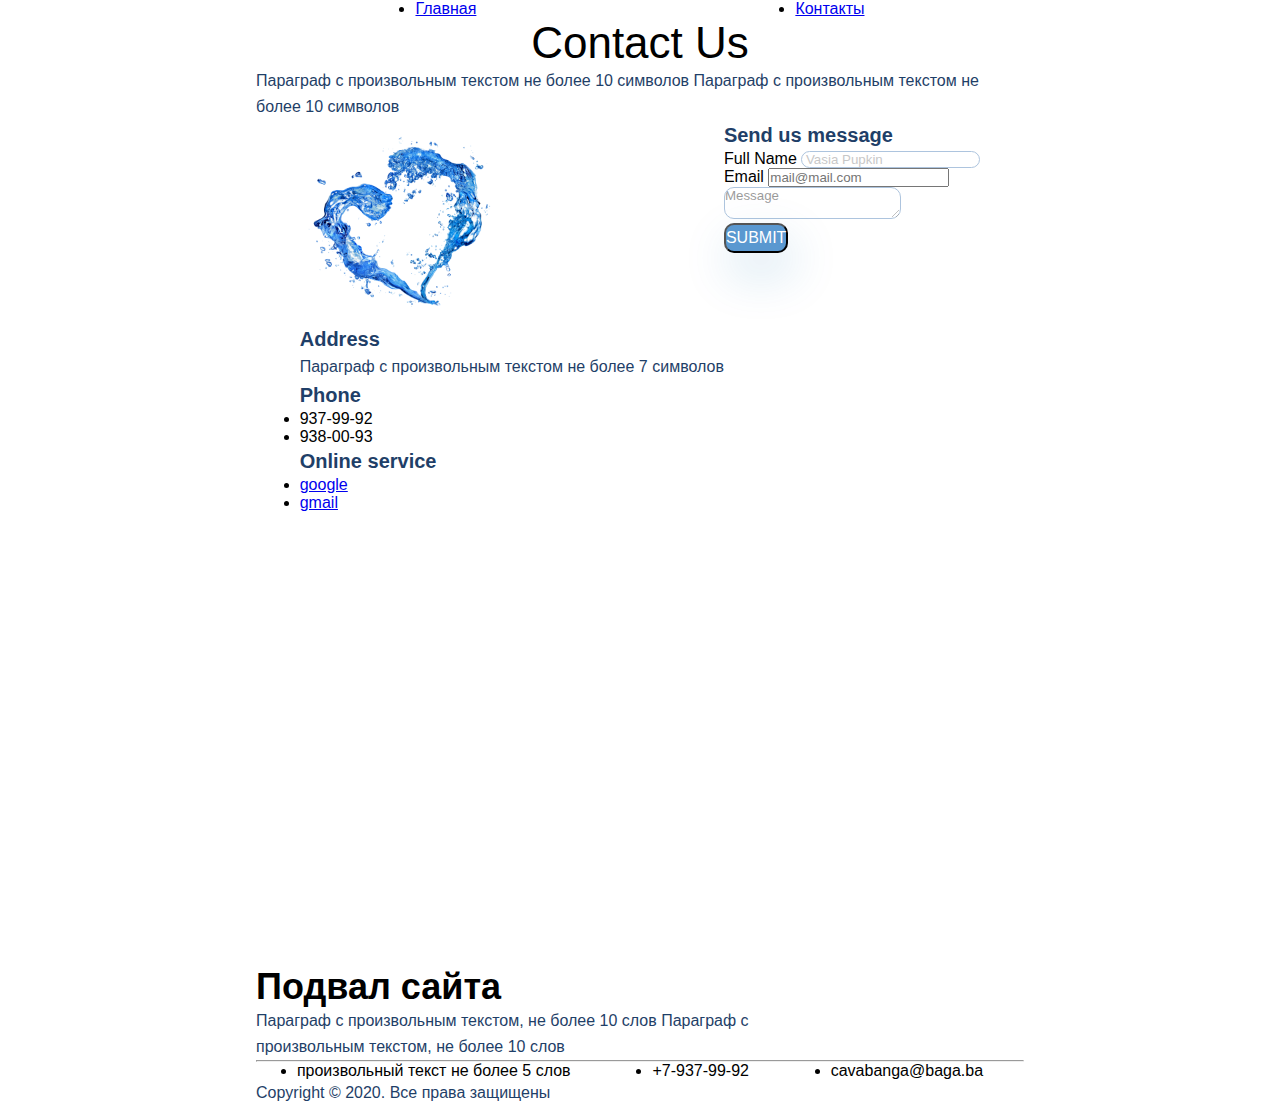
<file: 5/contacts.html>
﻿<!DOCTYPE html>

<html lang="en" xmlns="http://www.w3.org/1999/xhtml">
<head>
    <meta charset="utf-8" />
    <title>Document</title>
    <link rel="stylesheet" href="style.css">
</head>
<body>
   <div class="main_container mc_contacts">
         <ul class="header">
            <li><a href="index.html">Главная</a></li>
            <li><a href="contacts.html">Контакты</a></li>
        </ul>
        <div class="contacts_header">
            <h2 class="h2cls_contcts">Contact Us</h2>
            <p class="text">
                Параграф с произвольным текстом не более 10 символов
                Параграф с произвольным текстом не более 10 символов</p>
        </div>
        <form action="#">
        <div class=" ci_and_form">
            <div class="contacts_info">
                <img src="images/water.png" alt="photo" width="200">
                <h4 class="heading_mini">Address</h4>
                <p class="text">Параграф с произвольным текстом не более 7 символов</p>
                <h4 class="heading_mini">Phone</h4>
                <ul>
                    <li list-style-position:inside>937-99-92</li>
                    <li list-style-position:inside>938-00-93</li>
                </ul>
                <h4 class="heading_mini">Online service</h4>
                <ul>
                    <li><a href="https://www.google.com">google</a></li>
                    <li><a href="https://www.gmail.com">gmail</a></li>
                </ul>
            </div>
            <div class="form">
                <h4 class="heading_mini">Send us message</h4>
                Full Name <input class="inp" type="text" placeholder=" Vasia Pupkin"><br />
                Email <input type="text" placeholder="mail@mail.com"><br />
                <textarea class="inp">Message</textarea><br />
                <button class="buttons" type="submit">Submit</button>
            </div>
        </div>
        </form>
        <div class="map">
            <iframe src="https://www.google.com/maps/embed?pb=!1m18!1m12!1m3!1d1285132.330421407!2d43.152136200385264!3d42.4884793705422!2m3!1f0!2f0!3f0!3m2!1i1024!2i768!4f13.1!3m3!1m2!1s0x40590ad75c4e757f%3A0x93b32f99989061ef!2z0K3Qu9GM0LHRgNGD0YE!5e0!3m2!1sru!2sua!4v1601121046390!5m2!1sru!2sua" width="768" height="450" frameborder="0" style="border:0;" allowfullscreen="" aria-hidden="false" tabindex="0"></iframe>
        </div>
        <!--footer-->
        <div id=«footer»>
            <div class="container">
                <div class=" footer_top">
                    <div class=" footer_text">
                        <h3 class="heading heading_footer">Подвал сайта</h3>
                        <p class="text">
                            Параграф с произвольным текстом, не более 10 слов
                            Параграф с произвольным текстом, не более 10 слов
                        </p>
                    </div>
                </div>
                <hr />
                <div class="footer_bottom">
                    <ul class=" footer_info">
                        <li>произвольный текст не более 5 слов</li>
                        <li>+7-937-99-92</li>
                        <li>cavabanga@baga.ba</li>
                    </ul>
                    <div class=" footer_copy">
                        <p class=" text">Copyright &copy; 2020. Все права защищены </p>
                    </div>
                </div>
            </div>
        </div>       
   </div>
</body>
</html>
</file>
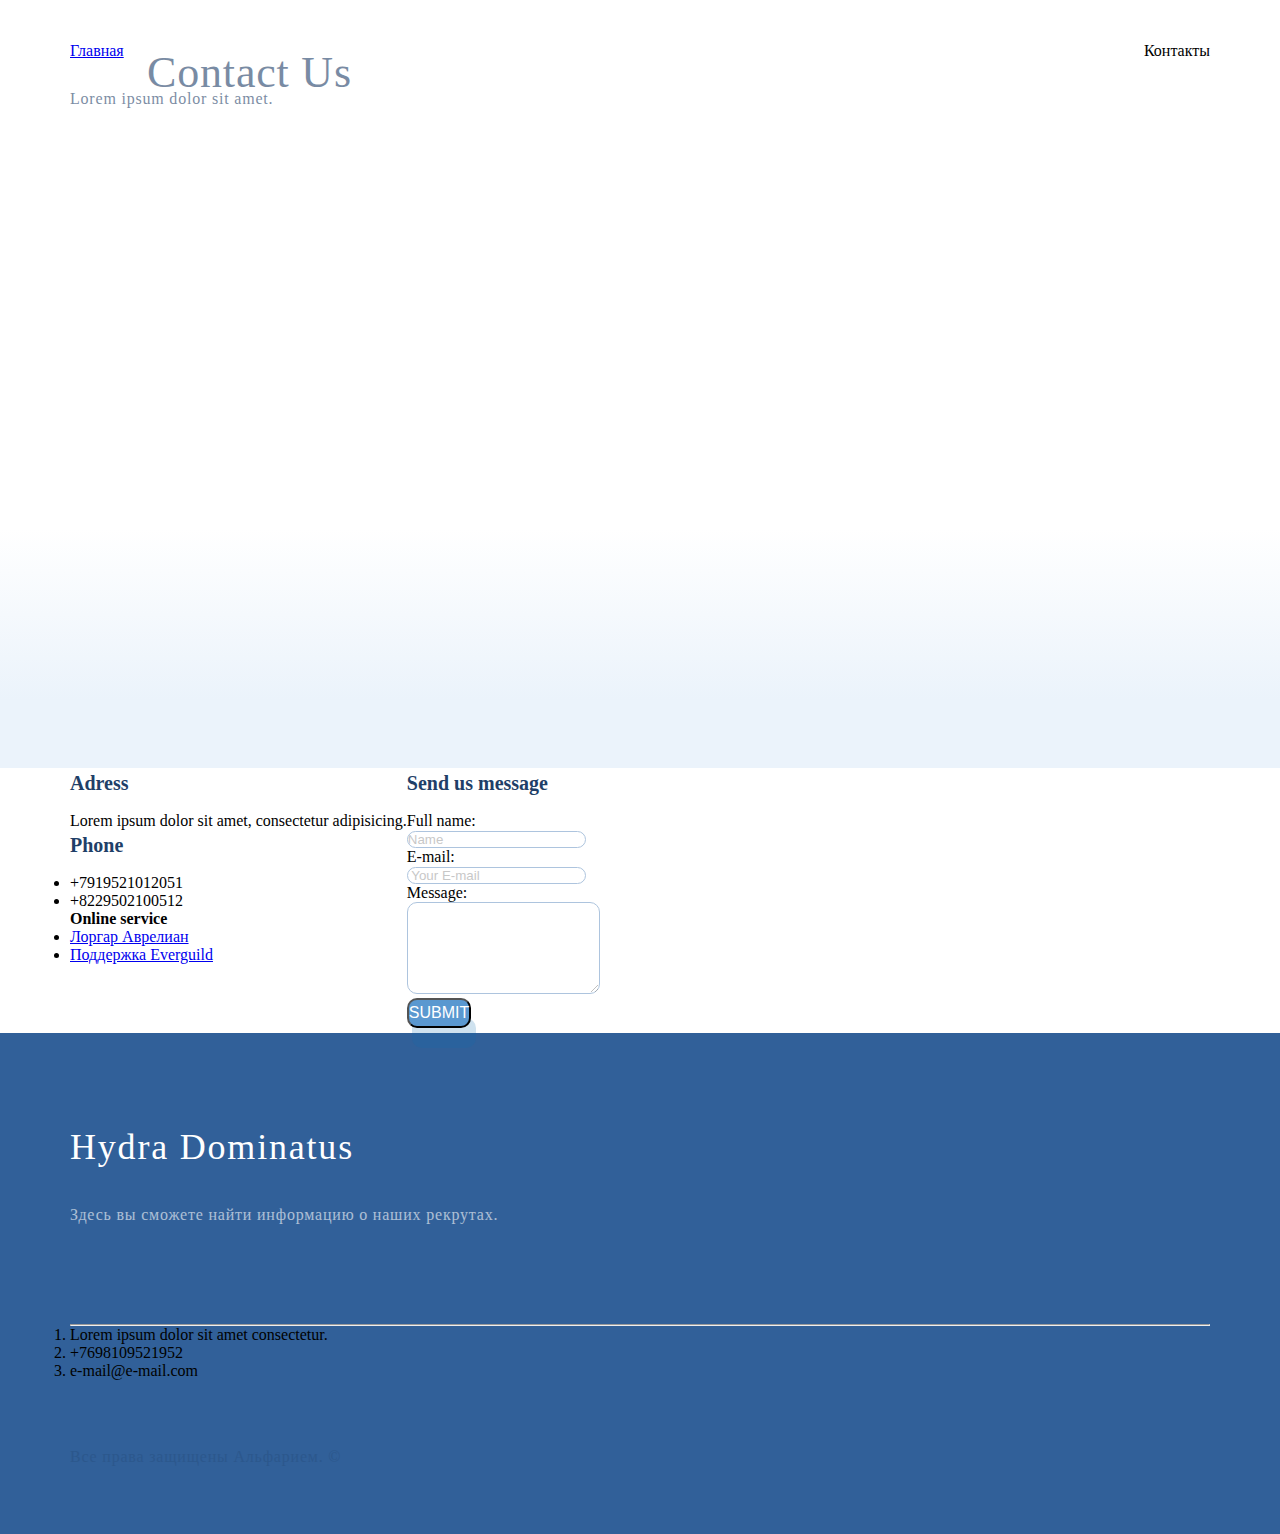
<file: 7/contacts.html>
<!DOCTYPE html>
<html lang="en">

<head>
    <meta charset="UTF-8">
    <meta name="viewport" content="width=device-width, initial-scale=1.0">
    <title>Контакты</title>
    <link rel="stylesheet" href="assets/styles.css">
</head>

<body>
    <div class="top">
        <div class="container">
            <ul class="header">
                <li><a href="index.html">Главная</a></li>
                <li>
                    <p>Контакты</p>
                </li>
            </ul>
            <div class="top__text">
                <h2 class="h2class">Contact Us</h2>
                <p>Lorem ipsum dolor sit amet.</p>
            </div>
        </div>
    </div>

    <form action="#" class="container main">
        <div class="mid__left">
            <h4 class="h4class">Adress</h4>
            <p>Lorem ipsum dolor sit amet, consectetur adipisicing.</p>
            <h4 class="h4class">Phone</h4>
            <ul>
                <li>+7919521012051</li>
                <li>+8229502100512</li>
            </ul>
            <h4>Online service</h4>
            <ul>
                <li><a href="https://warhammer40k.fandom.com/wiki/Lorgar">Лоргар Аврелиан</a></li>
                <li><a href="support@everguild.com">Поддержка Everguild</a></li>
            </ul>
        </div>
        <div class="mid__right">
            <h4 class="h4class">Send us message</h4>
            Full name:
            <br>
            <input type="text" placeholder="Name" class="input">
            <br>
            E-mail: <br><input type="email" placeholder=" Your E-mail" class="input">
            <br>
            Message:
            <br>
            <textarea cols="22" rows="6" class="input"></textarea>
            <br>
            <button type="submit" class="button">Submit</button>
    </form>
    </div>
    <p class="container">
        <script type="text/javascript" charset="utf-8" async
            src="https://api-maps.yandex.ru/services/constructor/1.0/js/?um=constructor%3Ac704d831afa3096345f3f0460b15933e885cf41387516afca9a1a1162aa5806e&amp;width=100%25&amp;height=400&amp;lang=ru_RU&amp;scroll=true"></script>
    </p>
    <div class="footer">
        <div class="container">
            <div class="footer__top">
                <div class="upper__footer__content">
                    <h3 class="h3class">Hydra Dominatus</h3>
                    <p class="p">Здесь вы сможете найти информацию о наших рекрутах.</p>
                </div>
            </div>
            <hr>
            <div class="footer__low">
                <ol>
                    <li>Lorem ipsum dolor sit amet consectetur.</li>
                    <li>+7698109521952</li>
                    <li>e-mail@e-mail.com</li>
                </ol>
                <div class="rights">
                    <p class="p">Все права защищены Альфарием. &copy;</p>
                </div>
            </div>
        </div>
    </div>
</body>

</html>
</file>
<file: 3/style.css>
* {
	font-family: sans-serif;
}

.paragraph {
	font-size: 16px;
	line-height: 26px;
	color: #1F3F68;
}

.h1cls {
	font-size: 64px;
	color: #1F3F68;
}

.h2cls_contcts {
	font-weight: 500;
	font-size: 44px;
	text-align: center;
}

.h3cls {
	font-size: 36px;
	text-align: center;
}

.h4cls {
	font-size: 20px;
	line-height: 30px;
	color: #1F3F68;
}

.inp {
	border: 1px solid #356EAD;
	box-sizing: border-box;
	border-radius: 10px;
	opacity: 0.4;
}

.buttons {
	background: #5A98D0;
	box-shadow: 5px 20px 50px rgba(16, 112, 177, 0.2);
	border-radius: 10px;
	font-weight: 500;
	font-size: 16px;
	line-height: 26px;
	text-align: center;
	color: #FFFFFF;
	text-transform: uppercase;
}
</file>
<file: 4/style.css>
* {
	font-family: sans-serif;
}

.text {
	font-size: 16px;
	line-height: 26px;
	color: #1F3F68;
}

.top_heading {
	font-size: 64px;
	color: #1F3F68;
}

.h2cls_contcts {
	font-weight: 500;
	font-size: 44px;
	text-align: center;
}

.heading {
	font-size: 36px;
	text-align: center;
}

.heading_mini {
	font-size: 20px;
	line-height: 30px;
	color: #1F3F68;
}

.inp {
	border: 1px solid #356EAD;
	box-sizing: border-box;
	border-radius: 10px;
	opacity: 0.4;
}

.buttons {
	background: #5A98D0;
	box-shadow: 5px 20px 50px rgba(16, 112, 177, 0.2);
	border-radius: 10px;
	font-weight: 500;
	font-size: 16px;
	line-height: 26px;
	text-align: center;
	color: #FFFFFF;
	text-transform: uppercase;
}
</file>
<file: 5/style.css>
* {
	margin: 0; padding: 0;
}

* {
	font-family: sans-serif;
}

.main_container {
	max-width: 768px;
	margin: 0 auto;
}

.header {
	display: flex;
	justify-content: space-around;
}

.text {
	font-size: 16px;
	line-height: 26px;
	color: #1F3F68;
}

.under_top_head {
	font-size: 16px;
	line-height: 26px;
	color: #1F3F68;
	width: 425px;
}

.card {
	width: 359px;
}

.cards {
	display: flex;
	justify-content: space-around;
	align-items: center;
}

.top_heading {
	font-size: 64px;
	color: #1F3F68;
	width: 510px;
}

.h2cls_contcts {
	font-weight: 500;
	font-size: 44px;
	text-align: center;
}

.heading {
	font-size: 36px;
	text-align: center;
}

.heading_mini {
	font-size: 20px;
	line-height: 30px;
	color: #1F3F68;
}

.inp {
	border: 1px solid #356EAD;
	box-sizing: border-box;
	border-radius: 10px;
	opacity: 0.4;
}

.buttons {
	background: #5A98D0;
	box-shadow: 5px 20px 50px rgba(16, 112, 177, 0.2);
	border-radius: 10px;
	font-weight: 500;
	font-size: 16px;
	line-height: 26px;
	text-align: center;
	color: #FFFFFF;
	text-transform: uppercase;
}

.footer_text {
	text-align: left;
}

.footer_container {
	justify-content: center;
	text-align: center;
	align-items: center;
}
	
.footer_top {
	width: 495px;
}

.heading_footer {
	width: 340px;
	text-align: left;
}

.footer_info {
	display: flex;
	justify-content: space-around;
	align-items: center;
}	


.ci_and_form {
	display: flex;
	justify-content: center;
}

.contacts_info {
	text-align: left;
}

.form {
	text-align: left;
}
</file>
<file: 6/style.css>
* {
	margin: 0; padding: 0;
}

* {
	font-family: sans-serif;
}

.main_container {
	max-width: 1366px;
	margin: 0 auto;

}

.top {
	height: 768px;
	background: linear-gradient(0deg, #EBF3FB 8.84%, rgba(152, 195, 232, 0) 31.12%);
	padding-top: 42px; 
}

.top_info {
	padding-top: 115px;
	flex-grow: 1;
	background-image: url(images/general_back.png);
	background-repeat: no-repeat;
	background-position: right center;
}

.top_content-box{
	display: flex;
	flex-direction: column;
	height: 100%; 
}

.header {
	display: flex;
	justify-content: space-between;
	list-style-type: none;
}

.under_head {
	width: 425px;
}

.text {
	color: #1F3F68;
	font-size: 16px;
	line-height: 26px;
	letter-spacing: 0.05em;
	opacity: 0.6;
}

.text__project {
	width: 75%;
	margin: 32px auto 64px;
	opacity: 1;
	color: #222222;
	text-align: center;

}

.project__img{
	width: 100%;

}

.project__text {
	font-size: 32px;
	line-height: 46px;
	text-align: right;
	letter-spacing: 0.05em;
	color: #FFFFFF;
	position: absolute;
	top: 64px;
	right: 64px;
}

.project__text__parent {
	font-size: 28px;
	line-height: 46px;
	letter-spacing: 0.05em;
	color: #FFFFFF;
	position: absolute;
	top: 32px;
	left: 32px;
}

.project__item {
	position: relative;
	flex-grow: 1;
}

.project__item_margin {
	margin-right: 32px;
}

.project__parent {
	display: flex;
	justify-content: space-between;
	margin-top: 32px;
}

.under_top_head {
	font-size: 16px;
	line-height: 26px;
	color: #1F3F68;
	width: 425px;
}

.what_we_do {
	padding-top: 64px;
}

.card {
	width: 359px;
	padding: 44px 32px;
	box-sizing: border-box;
	background: #FFFFFF;
	box-shadow: 5px 20px 50px rgba(16, 112, 177, 0.2);
	border-radius: 10px;
	display: flex;
	flex-direction: column;
}

.cards {
	display: flex;
	justify-content: space-between;
	padding-top: 64px;
	padding-bottom: 64px;

}

.card__link {
	font-size: 14px;
	line-height: 30px;
	letter-spacing: 0.05em;
	color: #5A98D0;
	text-decoration: none;
}

.card__img{
	align-self: center;
	margin-bottom: 51px;
}

.top_heading {
	font-size: 64px;
	color: #1F3F68;
	width: 504px;
	font-family: Roboto;
	font-style: normal;
	font-weight: 300;
	line-height: 74px;
	letter-spacing: 0.04em;
	margin-bottom: 32px;
}

.top_button {
	font-size: 16px;
	line-height: 26px;
	text-align: center;
	letter-spacing: 0.04em;
	color: #FFFFFF;
	background: #5A98D0;
	box-shadow: 5px 10px 20px rgba(53, 110, 173, 0.2);
	border-radius: 10px;
	padding: 15px 50px;
	text-decoration: none;
	display: inline-block;
	margin-top: 75px;
}

.h2cls_contcts {
	font-weight: 500;
	font-size: 44px;
	text-align: center;
}

.heading {
	text-align: center;
	font-weight: 300;
	font-size: 36px;
	line-height: 46px;
	letter-spacing: 0.05em;
}

.heading_mini {
	font-size: 20px;
	line-height: 30px;
	color: #1F3F68;
	letter-spacing: 0.05em;
	margin-bottom: 14px;
}

.inp {
	border: 1px solid #356EAD;
	box-sizing: border-box;
	border-radius: 10px;
	opacity: 0.4;
}

.buttons {
	background: #5A98D0;
	box-shadow: 5px 20px 50px rgba(16, 112, 177, 0.2);
	border-radius: 10px;
	font-weight: 500;
	font-size: 16px;
	line-height: 26px;
	text-align: center;
	color: #FFFFFF;
	text-transform: uppercase;
}

.footer_container {
	height: 657px;
	background: #316099;
}

.footer_top_content_box {
	margin-top: 112px;
}

.footer_text_block {
}

.footer_top_text_style{
	font-size: 16px;
	line-height: 26px;
	letter-spacing: 0.05em;
	color: #FFFFFF;
	opacity: 0.6;
}

.footer_info_text_style {
	font-size: 16px;
	line-height: 26px;
	letter-spacing: 0.05em;
	color: #FFFFFF;
}

.footer_bottom {
	margin-top: 64px;
}

.heading_footer {
	width: 340px;
	text-align: left;
	font-size: 36px;
	line-height: 46px;
	letter-spacing: 0.05em;
	color: #FFFFFF;
}


.footer_info {
	display: flex;
	justify-content: space-around;
	align-items: center;
	padding-bottom: 64px;
}	

.footer_copy {
	padding-bottom: 64px;
}

.footer_copy_text_style {
	font-size: 16px;
	line-height: 26px;
	letter-spacing: 0.05em;
	color: #FFFFFF;
	opacity: 0.4;
}

.ci_and_form {
	display: flex;
	justify-content: center;
}

.contacts_info {
	text-align: left;
}

.form {
	text-align: left;
}
</file>
<file: 7/assets/styles.css>
.body{
    font-family: sans-serif;
}
.p{
    font-size: 16px;
    line-height: 26px;
    color: #1F3F68;
    letter-spacing: 0.05em;
    opacity: 0.6;
}

.h1class{
    font-size: 64px;
    color: #1F3F68;
    width: 504px;
    line-height: 74px;
    font-weight: 300;
    letter-spacing: 0.04em;
    margin-bottom: 32px;
}

.h2class{
    font-weight: 500;
    font-size: 44px;
    text-align: center;
}

.h3class{
    font-size: 36px;
    text-align: center;
    font-weight: 300;
    line-height: 46px;
    letter-spacing: 0.05em;
    color: #000000;
}

.h4class{
    font-size: 20px;
    line-height: 30px;
    color: #1F3F68;
    margin-bottom: 14px;
}

.input{
    border: 1px solid #356ead;
    box-sizing: border-box;
    border-radius: 10px;
    opacity: 0.4;
}

.button{
    background: #5a98d0;
    box-shadow: 5px 20px rgba(16, 112, 177, 0.2);
    border-radius: 10px;
    font-weight: 500;
    font-size: 16px;
    line-height: 26px;
    text-align: center;
    color: #ffffff;
    text-transform: uppercase;
}


*{
    margin: 0;
    padding: 0;
}


}

.body{
    margin: 0;
    padding: 0;
}


.container{
    max-width: 1140px;
    margin: 0 auto;
}


.top__box{
    display: flex;
    flex-direction: column;
    height: 100%;
}

.top{
    min-height: 768px;
    background: linear-gradient(0deg, #EBF3FB 8.84%, rgba(152, 195, 232, 0) 31.12%);
    padding-bottom: 41px;
    box-sizing: border-box;
}

.header{
    display: flex;
    justify-content: space-between;
    list-style-type: none;
    padding-top: 42px;
}

.top__info {
    padding-top: 115px;
    flex-grow: 1;
    background-image: url(img/illustration.png);
    background-repeat: no-repeat;
    background-position: right center;
    background-size: 44%;
}


.top__text {
    font-size: 16px;
    line-height: 26px;
    color: #1F3F68;
    letter-spacing: 0.05em;
    opacity: 0.6;
    width: 359px;
}

.top__button{
    font-size: 16px;
    line-height: 26px;
    text-align: center;
    letter-spacing: 0.04em;
    background: #5A98D0;
    box-shadow: 5px 10px 20px rgba(53, 110, 173, 0.2);
    border-radius: 10px;
    padding: 15px 50px;
    display: inline-block;
    margin-top: 71px;
    text-decoration: none;
}

.what_we_do {
    padding-top: 64px;
    padding-bottom: 63.87px;
}

.card__box {
    display: flex;
    justify-content: space-between;
    padding-top: 64px;
    
}

.mid__menu{
    width: 359px;
    line-height: 30px;
    letter-spacing: 0.05em;
    color: #1F3F68;
    height: 480.13px;
    margin-bottom: 14px;
    padding: 44px 32px;
    box-sizing: border-box;
    background: #FFFFFF;
    box-shadow: 5px 20px 50px rgba(16, 112, 177, 0.2);
    border-radius: 10px;
    display: flex;
    flex-direction: column;

}

.card_style{
    align-self: center;
    margin-bottom: 51.38px;
}

.card_link{
    font-size: 14px;
line-height: 30px;
text-decoration: none;
padding-top: 29.8px;
}

.cursor_learn_more{
    padding-top: 20px;
}

.prefooter{
    background: #FFFFFF;
    padding-bottom: 112px;
}

.prefooter__p{
    width: 75%;
    font-size: 16px;
    line-height: 26px;
    text-align: center;
    letter-spacing: 0.05em;
    color: #222222;
    padding-left: 16%;
    padding-right: 16%;
    opacity: 1;
    margin: 32px auto 64px;
}


.main{
    display: flex;
}

.mid__left{

}

.mid__right{
    margin-bottom: 5px;
}


.project{

}

.project__item{
    position: relative;
    flex-grow: 1;
}

.project__item__margin{
    margin-right: 32px;
}

.project_img{
    width: 100%;
}



.project__text{
    font-size: 32px;
    line-height: 46px;
    text-align: right;
    letter-spacing: 0.05em;
    color: #FFFFFF;
    position: absolute;
    top: 64px;
    right: 64px;
    opacity: 1;
}

.project__text_2{
    font-size: 32px;
    line-height: 46px;
    text-align: right;
    letter-spacing: 0.05em;
    color: #FFFFFF;
    position: absolute;
    left: 32px;
    top: 32px;
    opacity: 1;
}

.project__parent{
    display: flex;
    justify-content: space-between;
    margin-top: 32px;
}


.footer{
    left: 0;
    bottom: 0;
    background: #316099;
}

.upper__footer__content h3{
    font-size: 36px;
    line-height: 46px;
    letter-spacing: 0.05em;
    color: #FFFFFF;
    padding-top: 91px;
    padding-bottom: 32px;
    text-align: left;
    max-width: 340.96px;
}


.upper__footer__content p{
    font-size: 16px;
    line-height: 26px;
    letter-spacing: 0.05em;
    color: #FFFFFF;
    opacity: 0.6;
    max-width: 494.77px;
    padding-bottom: 96px;
}

.footer__items{
    display: flex;
    justify-content: space-between;
}


.footer_button{
    font-size: 16px;
    line-height: 26px;
    text-align: center;
    letter-spacing: 0.04em;
    color: #FFFFFF;
    text-decoration: none;
    background: #5A98D0;
    padding: 15px 80px;
}


.foot_button{
    align-self: center;
}


.hr{
    opacity: 0.4;
    border: 1px solid #FFFFFF
}

.footer__info {
    display: flex;
    justify-content: space-between;
    margin-top: 64px;
}

.rights{
    padding-top: 64px;
    letter-spacing: 0.05em;
    color: #FFFFFF;
    opacity: 0.4;
    font-size: 16px;
    line-height: 26px;
    text-align: left;
    padding-bottom: 64px;
}

.footer__low{
}

.footer__list {
    font-size: 16px;
    line-height: 26px;
    letter-spacing: 0.05em;
    color: #FFFFFF;
    flex-grow: 1;
    flex-basis: 33.333%;
    display: flex;
    margin-right: 32px;
}

.footer__list:nth-child(1)::before {
    content: 'A. ';
    display: block;
    margin-right: 16px;
}

.footer__list:nth-child(2)::before {
    content: 'T. ';
    display: block;
    margin-right: 16px;
}

.footer__list:nth-child(3)::before {
    content: 'E. ';
    display: block;
    margin-right: 16px;
}

@media (max-width: 1024px) {
    .container {
        padding-left: 32px;
        padding-right: 32px;
    }

    .top__info {
        background-position: right 280 px;   
    }

    .card__box {
        flex-direction: column;
        align-items: center;
    }

    .card_style {
        margin-bottom: 32px;
    }

    .project__item__margin {
    margin-right: 0px;
    }

    .footer__top {
        padding-left: 124px;
        padding-right: 124px;
    }

    .footer__low {
        padding-left: 124px;
        padding-right: 124px;
    }

    .upper__footer__content p {
        padding-bottom: 64px;
    }

    .footer__info {
        flex-direction: column;
    }

    .footer__list__margin {
        padding-bottom: 25px;
    }

    
}

@media (max-width: 667px) {
    .container {
        padding-left: 16px;
        padding-right: 16px;
    }

    .top {
        min-height: 376px;
    }

    .header {
        padding-top: 24px;
    }

    .top__info {
        padding-top: 36px;
        display: flex;
        flex-direction: column;
        align-items: center;
        background-image: none; 
    }

    .h1class {
        width: 100%;
        font-size: 32px;
        line-height: 37px;
        margin-bottom: 12px;
        text-align: center;
    }

    .top__text {
        width: 100%;
        text-align: center;
    }

    .top__button{
        font-size: 12px;
        line-height: 26px;
        padding: 0px 8px;
    }

    .heading {
        font-size: 24px;
        line-height: 28px;
    }

    .what_we_do {
    padding-top: 48px;
    }

    .card__box {
        padding-top: 32px;
    }

    .card__style {
        width 100%;
    }

    .prefooter__p {
        width: 100%;
        padding-left: 0%;
        padding-right: 0%;
    }

    .prefooter{
        padding-bottom: 64px;
    }

    .h2class{
        font-weight: 300;
        font-size: 24px;
        line-height: 28px;
        text-align: center;
    }

    .project__text {
        font-size: 16px;
        line-height: 19px;
        top: 16px;
        right: 16px;
    }

    .project__text_2{
        left: 16px;
        font-size: 16px;
        line-height: 19px;
    }

    .project__parent {
        flex-direction: column;
        margin-top: 16px;
    }

    .project__item__margin {
        margin-left: 0;
        margin-bottom: 16px;
    }

    .upper__footer__content h3 {
        font-size: 24px;
        line-height: 28px;
        letter-spacing: 0;
        align-content: center;
        padding-top: 18px;
        padding-bottom: 32px;
        padding-left: 60px;
        padding-right: 60px;
        text-align: center;

    }

    .upper__footer__content p {
        font-size: 16px;
        line-height: 26px;
        letter-spacing: 0.05em;
        color: #FFFFFF;
        opacity: 0.6;
        padding-bottom: 40px;
        text-align: center;
    }

    .footer__items {
        flex-direction: column;
        padding-bottom: 40px;
    }

    .footer_button {
        display: inline-block;
        padding: 4px 16px;
    }

    .footer__info {
    flex-direction: column;
    margin-top: 32px;
    }

    .footer__list {
        line-height: 19px;
        margin-bottom: 17px;
    }

    .rights {
        padding-top: 20px;
        padding-bottom: 32px;
        text-align: center;
    }
    .footer__list:nth-child(1)::before {
        content: '1. ';
    }

    .footer__list:nth-child(2)::before {
        content: '2. ';
    }

    .footer__list:nth-child(3)::before {
        content: '3. ';
    }
}
</file>
